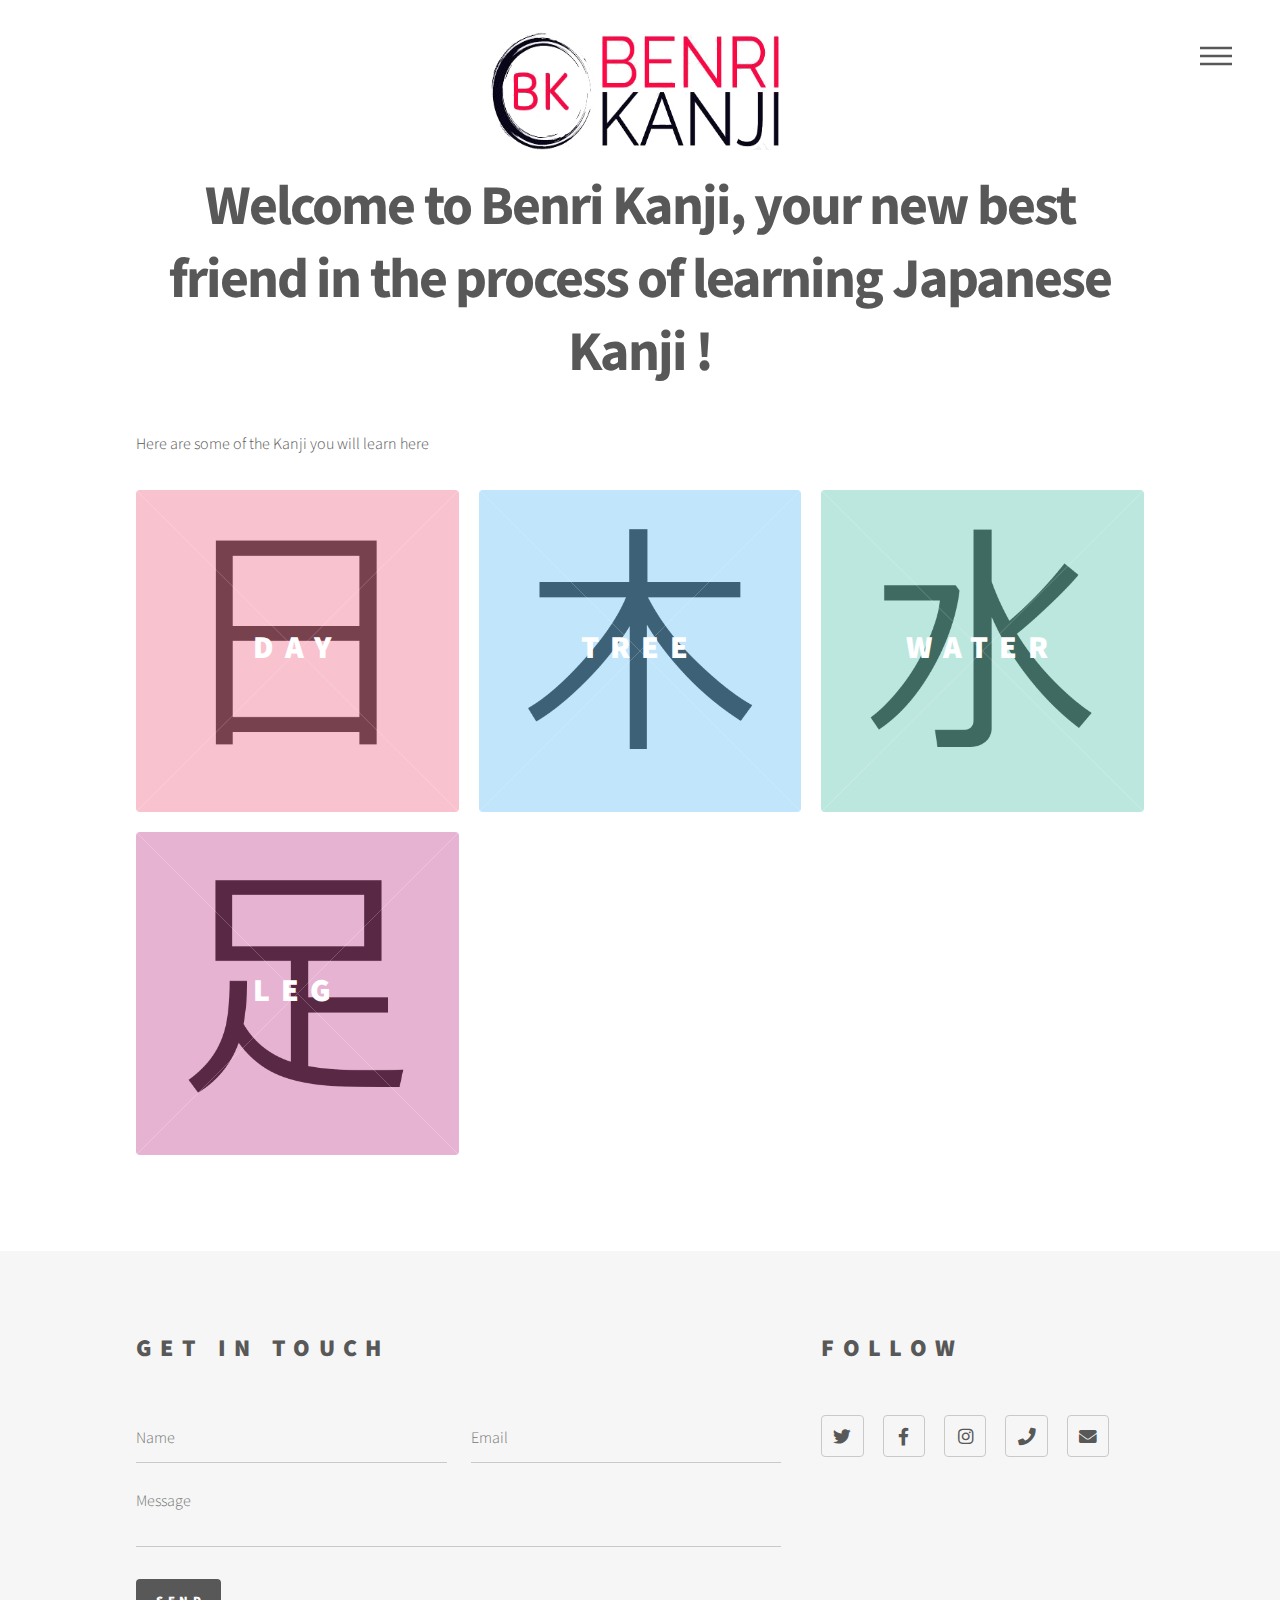
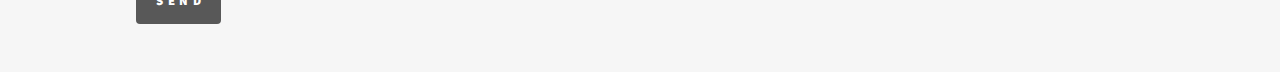
<file: index.html>
<!DOCTYPE HTML>
<!--
	Phantom by HTML5 UP
	html5up.net | @ajlkn
	Free for personal and commercial use under the CCA 3.0 license (html5up.net/license)
-->
<html>
	<head>
		<title>Benri Kanji</title>
		<meta charset="utf-8" />
		<meta name="viewport" content="width=device-width, initial-scale=1, user-scalable=no" />
		<link href="https://cdn.jsdelivr.net/npm/bootstrap@5.2.3/dist/css/bootstrap.min.css" rel="stylesheet" integrity="sha384-rbsA2VBKQhggwzxH7pPCaAqO46MgnOM80zW1RWuH61DGLwZJEdK2Kadq2F9CUG65" crossorigin="anonymous"> 
		<link rel="stylesheet" href="https://cdnjs.cloudflare.com/ajax/libs/animate.css/4.1.1/animate.min.css"/>
		<link rel="stylesheet" href="assets/css/main.css" />
		<noscript><link rel="stylesheet" href="assets/css/noscript.css" /></noscript>
	</head>
	<body class="is-preload">
		<!-- Wrapper -->
			<div id="wrapper">

				<!-- Header -->
					<header id="header">
						<div class="inner">

							<!-- Logo -->
								<a href="" class="logo">
									<span class="symbol"><img src="images/Logo benri kanji.JPG" alt="" />
								</a>

							<!-- Nav -->
								<nav>
									<ul>
										<li><a href="#menu">Menu</a></li>
									</ul>
								</nav>

						</div>
					</header>

				<!-- Menu -->
					<nav id="menu">
						<h2>Menu</h2>
						<ul>
							<li><a href="index.html">Home</a></li>
							<li><a href="under_construction.html">Learn Kanji</a></li>
							<li><a href="under_construction.html">Contact</a></li>

						</ul>
					</nav>

				<!-- Main -->
					<div id="main">
						<div class="inner">
							<header>
								<h1>Welcome to Benri Kanji, your new best friend in the process of learning Japanese Kanji !<br /></h1>
								<p>Here are some of the Kanji you will learn here</p>
							</header>
							<section class="tiles">
								<article class="style1">
									<span class="image">
										<img src="images/Kanjis/hi.jpg" alt="" />
									</span>
									<a href="under_construction.html">
										<h2>Day</h2>
										<div class="content">
											<h1>Nichi</h1>
										</div>
									</a>

								</article>
								<article class="style2">
									<span class="image">
										<img src="images/Kanjis/ki.jpg" alt="" />
									</span>
									<a href="under_construction.html">
										<h2>Tree</h2>
										<div class="content">
											<h1>Ki</h1>
										</div>
									</a>

								</article>
								<article class="style3">
									<span class="image">
										<img src="images/Kanjis/mizu.jpg" alt="" />
									</span>
									<a href="under_construction.html">
										<h2>Water</h2>
										<div class="content">
											<h1>Mizu</h1>

										</div>
									</a>
								</article>
								<article class="style4">
									<span class="image">
										<img src="images/Kanjis/ashi.jpg" alt="" />
									</span>
									<a href="under_construction.html">
										<h2>Leg</h2>
										<div class="content">
											<h1>Ashi</h1>

										</div>
									</a>
								</article>
							</section>
						</div>
					</div>

				<!-- Footer -->
					<footer id="footer">
						<div class="inner">
							<section>
								<h2>Get in touch</h2>
								<form method="post" action="#">
									<div class="fields">
										<div class="field half">
											<input type="text" name="name" id="name" placeholder="Name" />
										</div>
										<div class="field half">
											<input type="email" name="email" id="email" placeholder="Email" />
										</div>
										<div class="field">
											<textarea name="message" id="message" placeholder="Message"></textarea>
										</div>
									</div>
									<ul class="actions">
										<li><input type="submit" value="Send" class="primary" /></li>
									</ul>
								</form>
							</section>
							<section>
								<h2>Follow</h2>
								<ul class="icons">
									<li><a href="under_construction.html" class="icon brands style2 fa-twitter"><span class="label">Twitter</span></a></li>
									<li><a href="under_construction.html" class="icon brands style2 fa-facebook-f"><span class="label">Facebook</span></a></li>
									<li><a href="under_construction.html" class="icon brands style2 fa-instagram"><span class="label">Instagram</span></a></li>
									<li><a href="under_construction.html" class="icon solid style2 fa-phone"><span class="label">Phone</span></a></li>
									<li><a href="under_construction.html" class="icon solid style2 fa-envelope"><span class="label">Email</span></a></li>
								</ul>
							</section>
						</div>
					</footer>

			</div>

		<!-- Scripts -->
			<script src="assets/js/jquery.min.js"></script>
			<script src="assets/js/browser.min.js"></script>
			<script src="assets/js/breakpoints.min.js"></script>
			<script src="assets/js/util.js"></script>
			<script src="assets/js/main.js"></script>

	</body>
</html>
</file>
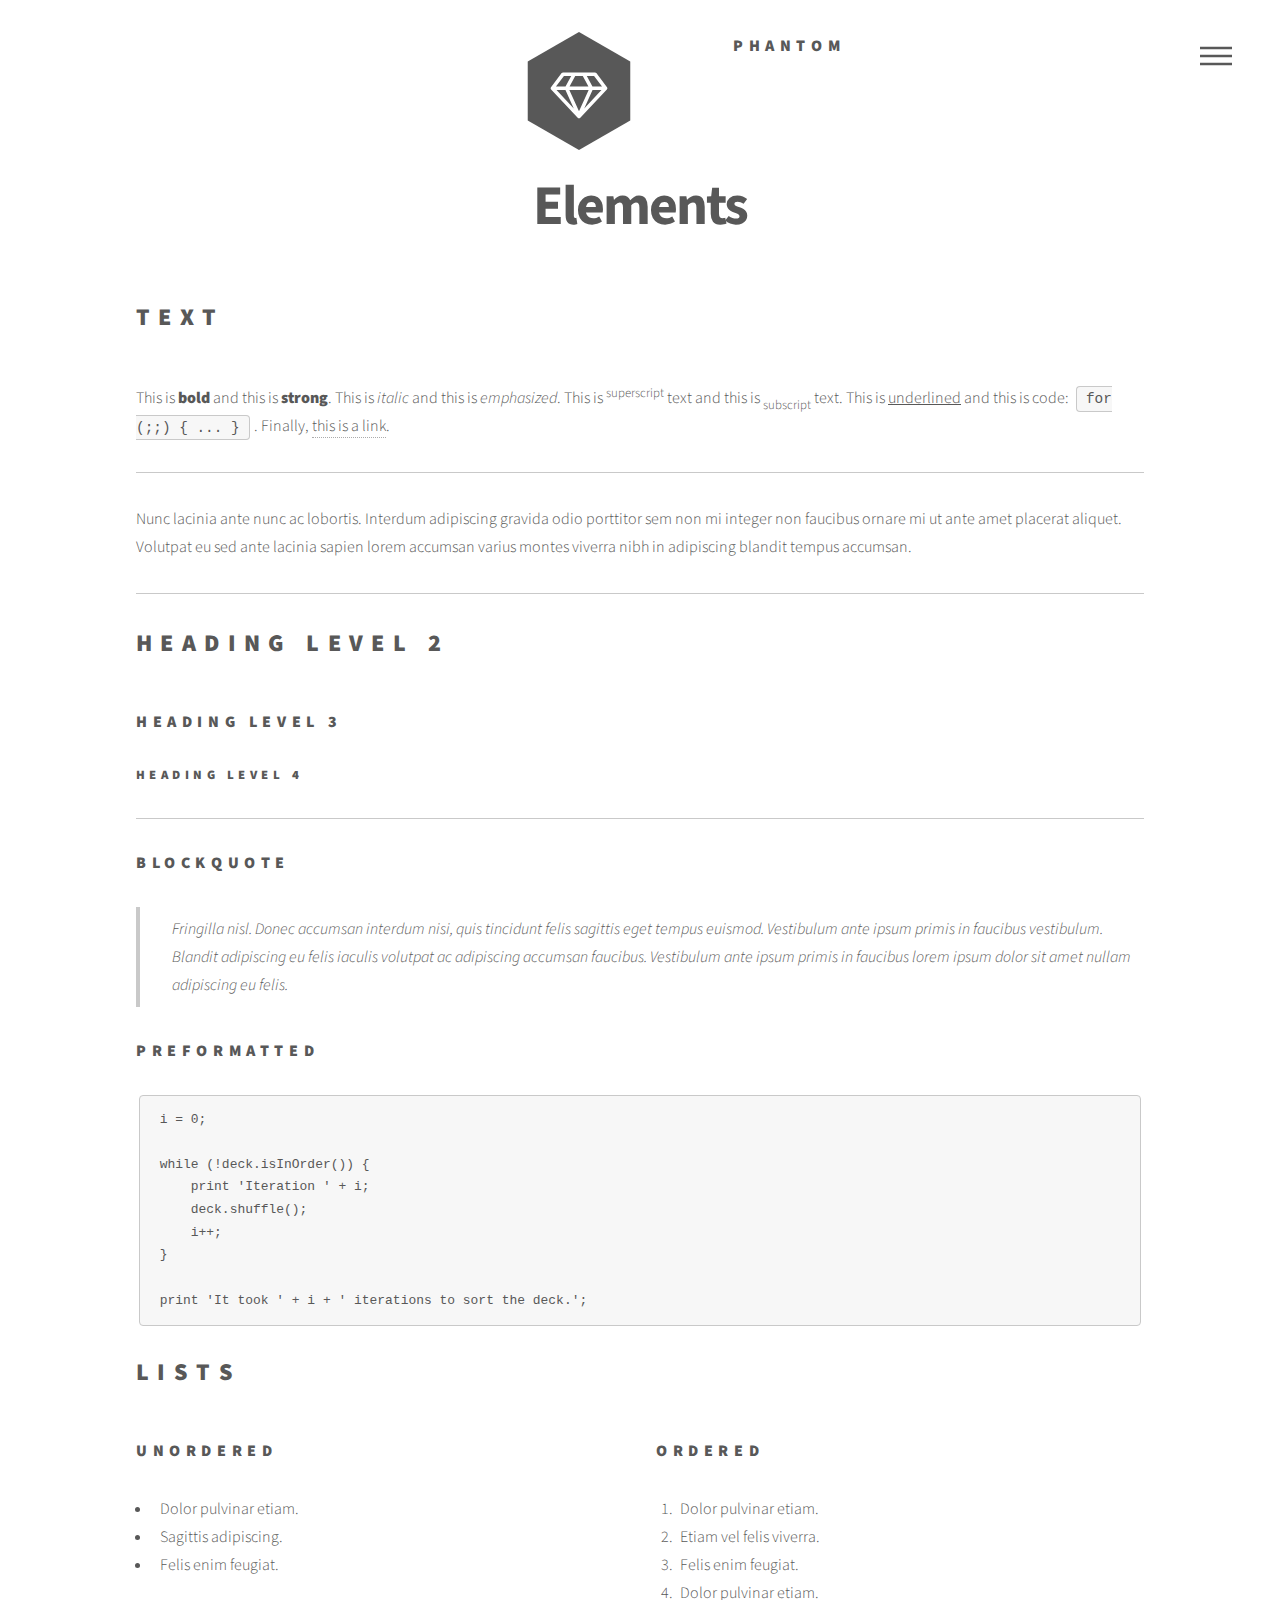
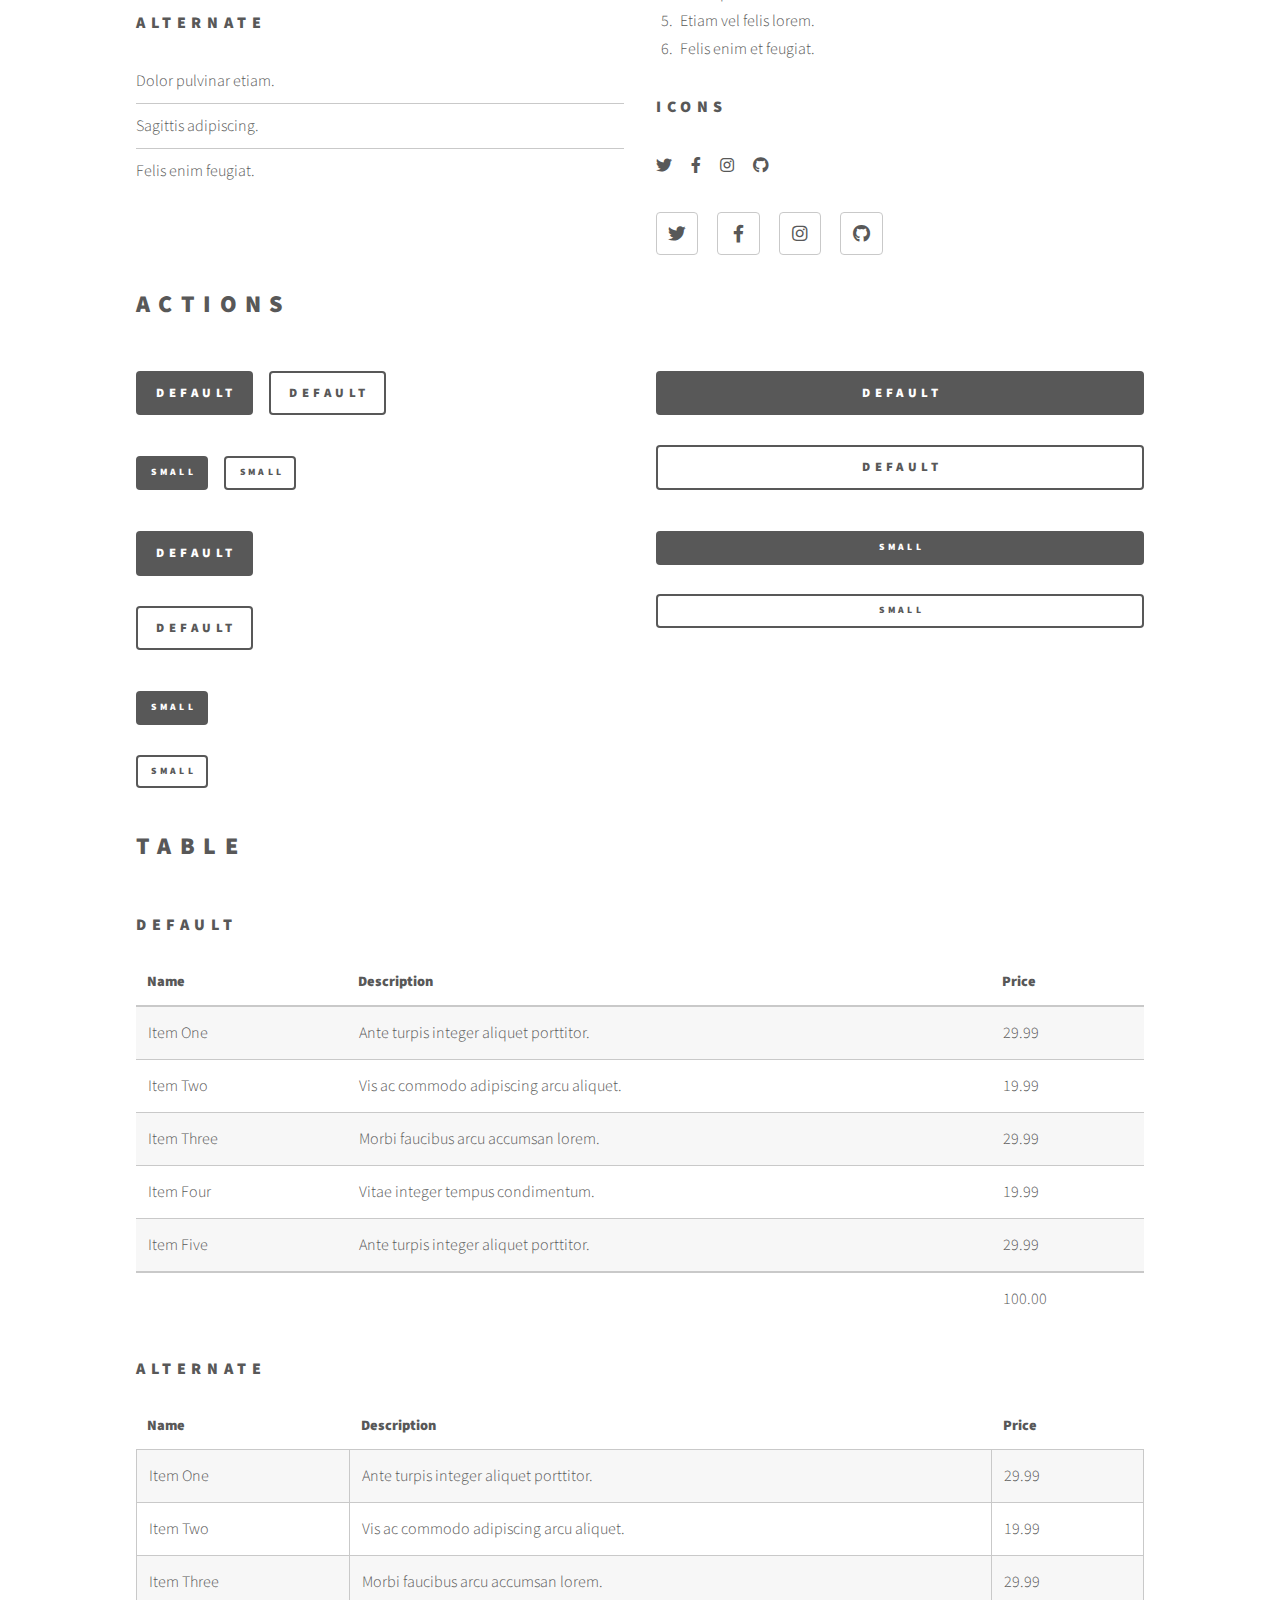
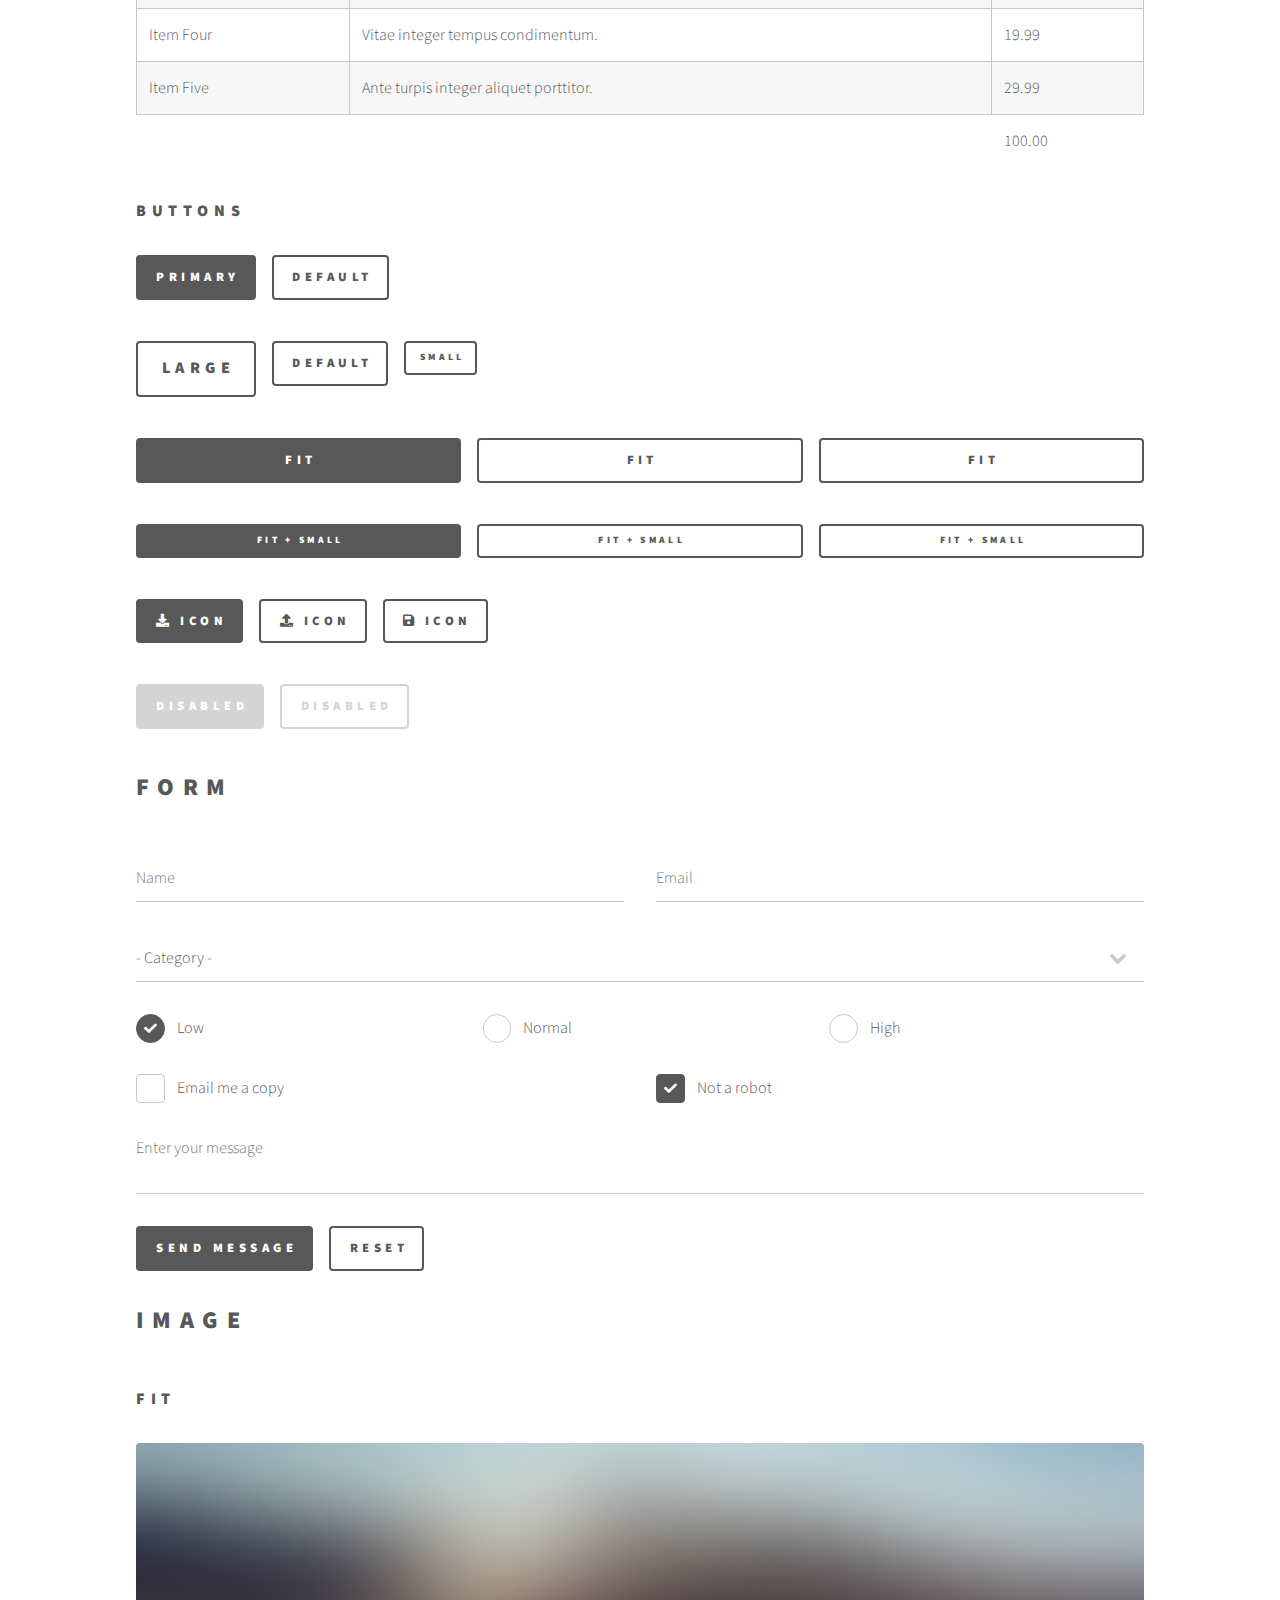
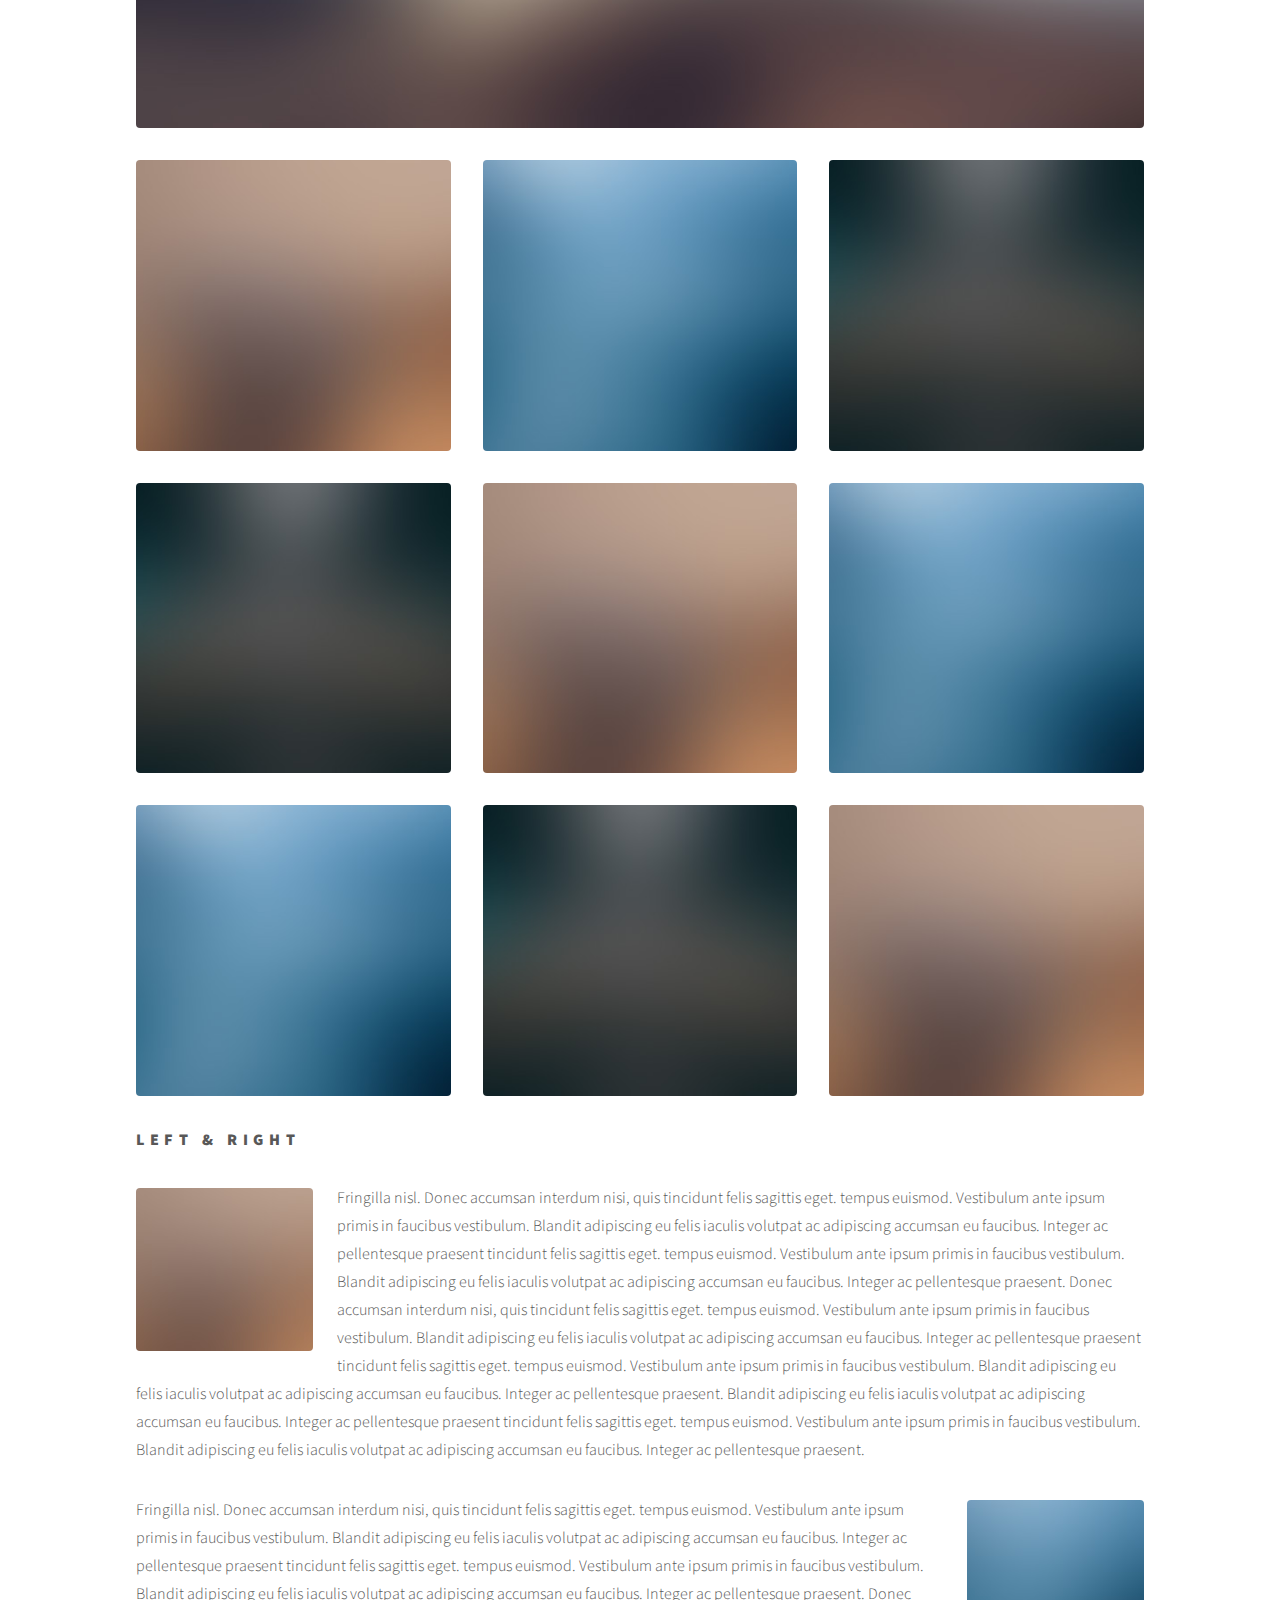
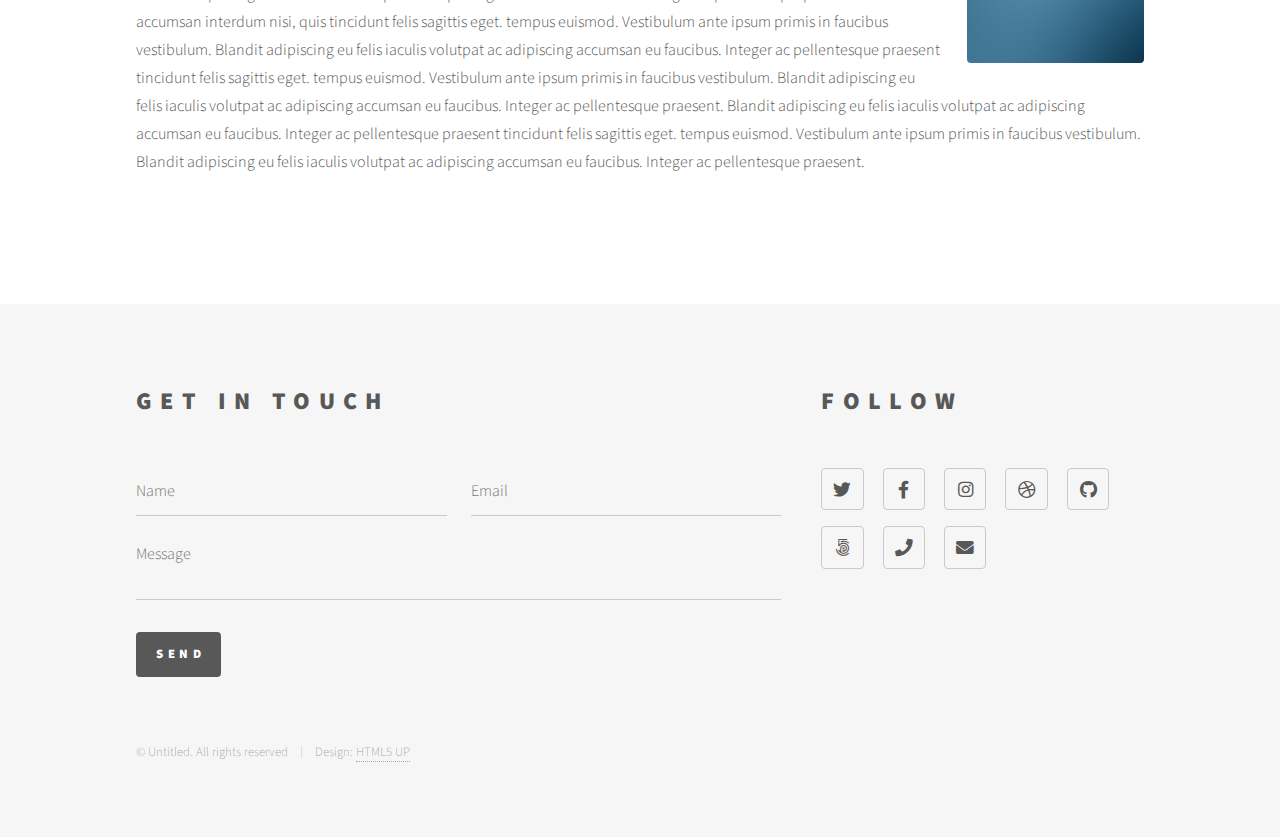
<file: elements.html>
<!DOCTYPE HTML>
<!--
	Phantom by HTML5 UP
	html5up.net | @ajlkn
	Free for personal and commercial use under the CCA 3.0 license (html5up.net/license)
-->
<html>
	<head>
		<title>Elements - Phantom by HTML5 UP</title>
		<meta charset="utf-8" />
		<meta name="viewport" content="width=device-width, initial-scale=1, user-scalable=no" />
		<link rel="stylesheet" href="assets/css/main.css" />
		<noscript><link rel="stylesheet" href="assets/css/noscript.css" /></noscript>
	</head>
	<body class="is-preload">
		<!-- Wrapper -->
			<div id="wrapper">

				<!-- Header -->
					<header id="header">
						<div class="inner">

							<!-- Logo -->
								<a href="index.html" class="logo">
									<span class="symbol"><img src="images/logo.svg" alt="" /></span><span class="title">Phantom</span>
								</a>

							<!-- Nav -->
								<nav>
									<ul>
										<li><a href="#menu">Menu</a></li>
									</ul>
								</nav>

						</div>
					</header>

				<!-- Menu -->
					<nav id="menu">
						<h2>Menu</h2>
						<ul>
							<li><a href="index.html">Home</a></li>
							<li><a href="generic.html">Ipsum veroeros</a></li>
							<li><a href="generic.html">Tempus etiam</a></li>
							<li><a href="generic.html">Consequat dolor</a></li>
							<li><a href="elements.html">Elements</a></li>
						</ul>
					</nav>

				<!-- Main -->
					<div id="main">
						<div class="inner">
							<h1>Elements</h1>

							<!-- Text -->
								<section>
									<h2>Text</h2>
									<p>This is <b>bold</b> and this is <strong>strong</strong>. This is <i>italic</i> and this is <em>emphasized</em>.
									This is <sup>superscript</sup> text and this is <sub>subscript</sub> text.
									This is <u>underlined</u> and this is code: <code>for (;;) { ... }</code>. Finally, <a href="#">this is a link</a>.</p>
									<hr />
									<p>Nunc lacinia ante nunc ac lobortis. Interdum adipiscing gravida odio porttitor sem non mi integer non faucibus ornare mi ut ante amet placerat aliquet. Volutpat eu sed ante lacinia sapien lorem accumsan varius montes viverra nibh in adipiscing blandit tempus accumsan.</p>
									<hr />
									<h2>Heading Level 2</h2>
									<h3>Heading Level 3</h3>
									<h4>Heading Level 4</h4>
									<hr />
									<h3>Blockquote</h3>
									<blockquote>Fringilla nisl. Donec accumsan interdum nisi, quis tincidunt felis sagittis eget tempus euismod. Vestibulum ante ipsum primis in faucibus vestibulum. Blandit adipiscing eu felis iaculis volutpat ac adipiscing accumsan faucibus. Vestibulum ante ipsum primis in faucibus lorem ipsum dolor sit amet nullam adipiscing eu felis.</blockquote>
									<h3>Preformatted</h3>
									<pre><code>i = 0;

while (!deck.isInOrder()) {
    print 'Iteration ' + i;
    deck.shuffle();
    i++;
}

print 'It took ' + i + ' iterations to sort the deck.';</code></pre>
								</section>

							<!-- Lists -->
								<section>
									<h2>Lists</h2>
									<div class="row">
										<div class="col-6 col-12-medium">
											<h3>Unordered</h3>
											<ul>
												<li>Dolor pulvinar etiam.</li>
												<li>Sagittis adipiscing.</li>
												<li>Felis enim feugiat.</li>
											</ul>
											<h3>Alternate</h3>
											<ul class="alt">
												<li>Dolor pulvinar etiam.</li>
												<li>Sagittis adipiscing.</li>
												<li>Felis enim feugiat.</li>
											</ul>
										</div>
										<div class="col-6 col-12-medium">
											<h3>Ordered</h3>
											<ol>
												<li>Dolor pulvinar etiam.</li>
												<li>Etiam vel felis viverra.</li>
												<li>Felis enim feugiat.</li>
												<li>Dolor pulvinar etiam.</li>
												<li>Etiam vel felis lorem.</li>
												<li>Felis enim et feugiat.</li>
											</ol>
											<h3>Icons</h3>
											<ul class="icons">
												<li><a href="#" class="icon brands style1 fa-twitter"><span class="label">Twitter</span></a></li>
												<li><a href="#" class="icon brands style1 fa-facebook-f"><span class="label">Facebook</span></a></li>
												<li><a href="#" class="icon brands style1 fa-instagram"><span class="label">Instagram</span></a></li>
												<li><a href="#" class="icon brands style1 fa-github"><span class="label">Github</span></a></li>
											</ul>
											<ul class="icons">
												<li><a href="#" class="icon brands style2 fa-twitter"><span class="label">Twitter</span></a></li>
												<li><a href="#" class="icon brands style2 fa-facebook-f"><span class="label">Facebook</span></a></li>
												<li><a href="#" class="icon brands style2 fa-instagram"><span class="label">Instagram</span></a></li>
												<li><a href="#" class="icon brands style2 fa-github"><span class="label">Github</span></a></li>
											</ul>
										</div>
									</div>
									<h2>Actions</h2>
									<div class="row">
										<div class="col-6 col-12-medium">
											<ul class="actions">
												<li><a href="#" class="button primary">Default</a></li>
												<li><a href="#" class="button">Default</a></li>
											</ul>
											<ul class="actions small">
												<li><a href="#" class="button primary small">Small</a></li>
												<li><a href="#" class="button small">Small</a></li>
											</ul>
											<ul class="actions stacked">
												<li><a href="#" class="button primary">Default</a></li>
												<li><a href="#" class="button">Default</a></li>
											</ul>
											<ul class="actions stacked">
												<li><a href="#" class="button primary small">Small</a></li>
												<li><a href="#" class="button small">Small</a></li>
											</ul>
										</div>
										<div class="col-6 col-12-medium">
											<ul class="actions stacked">
												<li><a href="#" class="button primary fit">Default</a></li>
												<li><a href="#" class="button fit">Default</a></li>
											</ul>
											<ul class="actions stacked">
												<li><a href="#" class="button primary small fit">Small</a></li>
												<li><a href="#" class="button small fit">Small</a></li>
											</ul>
										</div>
									</div>
								</section>

							<!-- Table -->
								<section>
									<h2>Table</h2>
									<h3>Default</h3>
									<div class="table-wrapper">
										<table>
											<thead>
												<tr>
													<th>Name</th>
													<th>Description</th>
													<th>Price</th>
												</tr>
											</thead>
											<tbody>
												<tr>
													<td>Item One</td>
													<td>Ante turpis integer aliquet porttitor.</td>
													<td>29.99</td>
												</tr>
												<tr>
													<td>Item Two</td>
													<td>Vis ac commodo adipiscing arcu aliquet.</td>
													<td>19.99</td>
												</tr>
												<tr>
													<td>Item Three</td>
													<td> Morbi faucibus arcu accumsan lorem.</td>
													<td>29.99</td>
												</tr>
												<tr>
													<td>Item Four</td>
													<td>Vitae integer tempus condimentum.</td>
													<td>19.99</td>
												</tr>
												<tr>
													<td>Item Five</td>
													<td>Ante turpis integer aliquet porttitor.</td>
													<td>29.99</td>
												</tr>
											</tbody>
											<tfoot>
												<tr>
													<td colspan="2"></td>
													<td>100.00</td>
												</tr>
											</tfoot>
										</table>
									</div>

									<h3>Alternate</h3>
									<div class="table-wrapper">
										<table class="alt">
											<thead>
												<tr>
													<th>Name</th>
													<th>Description</th>
													<th>Price</th>
												</tr>
											</thead>
											<tbody>
												<tr>
													<td>Item One</td>
													<td>Ante turpis integer aliquet porttitor.</td>
													<td>29.99</td>
												</tr>
												<tr>
													<td>Item Two</td>
													<td>Vis ac commodo adipiscing arcu aliquet.</td>
													<td>19.99</td>
												</tr>
												<tr>
													<td>Item Three</td>
													<td> Morbi faucibus arcu accumsan lorem.</td>
													<td>29.99</td>
												</tr>
												<tr>
													<td>Item Four</td>
													<td>Vitae integer tempus condimentum.</td>
													<td>19.99</td>
												</tr>
												<tr>
													<td>Item Five</td>
													<td>Ante turpis integer aliquet porttitor.</td>
													<td>29.99</td>
												</tr>
											</tbody>
											<tfoot>
												<tr>
													<td colspan="2"></td>
													<td>100.00</td>
												</tr>
											</tfoot>
										</table>
									</div>
								</section>

							<!-- Buttons -->
								<section>
									<h3>Buttons</h3>
									<ul class="actions">
										<li><a href="#" class="button primary">Primary</a></li>
										<li><a href="#" class="button">Default</a></li>
									</ul>
									<ul class="actions">
										<li><a href="#" class="button large">Large</a></li>
										<li><a href="#" class="button">Default</a></li>
										<li><a href="#" class="button small">Small</a></li>
									</ul>
									<ul class="actions fit">
										<li><a href="#" class="button primary fit">Fit</a></li>
										<li><a href="#" class="button fit">Fit</a></li>
										<li><a href="#" class="button fit">Fit</a></li>
									</ul>
									<ul class="actions fit small">
										<li><a href="#" class="button primary fit small">Fit + Small</a></li>
										<li><a href="#" class="button fit small">Fit + Small</a></li>
										<li><a href="#" class="button fit small">Fit + Small</a></li>
									</ul>
									<ul class="actions">
										<li><a href="#" class="button primary icon solid fa-download">Icon</a></li>
										<li><a href="#" class="button icon solid fa-upload">Icon</a></li>
										<li><a href="#" class="button icon solid fa-save">Icon</a></li>
									</ul>
									<ul class="actions">
										<li><span class="button primary disabled">Disabled</span></li>
										<li><span class="button disabled">Disabled</span></li>
									</ul>
								</section>

							<!-- Form -->
								<section>
									<h2>Form</h2>
									<form method="post" action="#">
										<div class="row gtr-uniform">
											<div class="col-6 col-12-xsmall">
												<input type="text" name="demo-name" id="demo-name" value="" placeholder="Name" />
											</div>
											<div class="col-6 col-12-xsmall">
												<input type="email" name="demo-email" id="demo-email" value="" placeholder="Email" />
											</div>
											<div class="col-12">
												<select name="demo-category" id="demo-category">
													<option value="">- Category -</option>
													<option value="1">Manufacturing</option>
													<option value="1">Shipping</option>
													<option value="1">Administration</option>
													<option value="1">Human Resources</option>
												</select>
											</div>
											<div class="col-4 col-12-small">
												<input type="radio" id="demo-priority-low" name="demo-priority" checked>
												<label for="demo-priority-low">Low</label>
											</div>
											<div class="col-4 col-12-small">
												<input type="radio" id="demo-priority-normal" name="demo-priority">
												<label for="demo-priority-normal">Normal</label>
											</div>
											<div class="col-4 col-12-small">
												<input type="radio" id="demo-priority-high" name="demo-priority">
												<label for="demo-priority-high">High</label>
											</div>
											<div class="col-6 col-12-small">
												<input type="checkbox" id="demo-copy" name="demo-copy">
												<label for="demo-copy">Email me a copy</label>
											</div>
											<div class="col-6 col-12-small">
												<input type="checkbox" id="demo-human" name="demo-human" checked>
												<label for="demo-human">Not a robot</label>
											</div>
											<div class="col-12">
												<textarea name="demo-message" id="demo-message" placeholder="Enter your message" rows="6"></textarea>
											</div>
											<div class="col-12">
												<ul class="actions">
													<li><input type="submit" value="Send Message" class="primary" /></li>
													<li><input type="reset" value="Reset" /></li>
												</ul>
											</div>
										</div>
									</form>
								</section>

							<!-- Image -->
								<section>
									<h2>Image</h2>
									<h3>Fit</h3>
									<div class="box alt">
										<div class="row gtr-uniform">
											<div class="col-12"><span class="image fit"><img src="images/pic13.jpg" alt="" /></span></div>
											<div class="col-4"><span class="image fit"><img src="images/pic01.jpg" alt="" /></span></div>
											<div class="col-4"><span class="image fit"><img src="images/pic02.jpg" alt="" /></span></div>
											<div class="col-4"><span class="image fit"><img src="images/pic03.jpg" alt="" /></span></div>
											<div class="col-4"><span class="image fit"><img src="images/pic03.jpg" alt="" /></span></div>
											<div class="col-4"><span class="image fit"><img src="images/pic01.jpg" alt="" /></span></div>
											<div class="col-4"><span class="image fit"><img src="images/pic02.jpg" alt="" /></span></div>
											<div class="col-4"><span class="image fit"><img src="images/pic02.jpg" alt="" /></span></div>
											<div class="col-4"><span class="image fit"><img src="images/pic03.jpg" alt="" /></span></div>
											<div class="col-4"><span class="image fit"><img src="images/pic01.jpg" alt="" /></span></div>
										</div>
									</div>
									<h3>Left &amp; Right</h3>
									<p><span class="image left"><img src="images/pic14.jpg" alt="" /></span>Fringilla nisl. Donec accumsan interdum nisi, quis tincidunt felis sagittis eget. tempus euismod. Vestibulum ante ipsum primis in faucibus vestibulum. Blandit adipiscing eu felis iaculis volutpat ac adipiscing accumsan eu faucibus. Integer ac pellentesque praesent tincidunt felis sagittis eget. tempus euismod. Vestibulum ante ipsum primis in faucibus vestibulum. Blandit adipiscing eu felis iaculis volutpat ac adipiscing accumsan eu faucibus. Integer ac pellentesque praesent. Donec accumsan interdum nisi, quis tincidunt felis sagittis eget. tempus euismod. Vestibulum ante ipsum primis in faucibus vestibulum. Blandit adipiscing eu felis iaculis volutpat ac adipiscing accumsan eu faucibus. Integer ac pellentesque praesent tincidunt felis sagittis eget. tempus euismod. Vestibulum ante ipsum primis in faucibus vestibulum. Blandit adipiscing eu felis iaculis volutpat ac adipiscing accumsan eu faucibus. Integer ac pellentesque praesent. Blandit adipiscing eu felis iaculis volutpat ac adipiscing accumsan eu faucibus. Integer ac pellentesque praesent tincidunt felis sagittis eget. tempus euismod. Vestibulum ante ipsum primis in faucibus vestibulum. Blandit adipiscing eu felis iaculis volutpat ac adipiscing accumsan eu faucibus. Integer ac pellentesque praesent.</p>
									<p><span class="image right"><img src="images/pic15.jpg" alt="" /></span>Fringilla nisl. Donec accumsan interdum nisi, quis tincidunt felis sagittis eget. tempus euismod. Vestibulum ante ipsum primis in faucibus vestibulum. Blandit adipiscing eu felis iaculis volutpat ac adipiscing accumsan eu faucibus. Integer ac pellentesque praesent tincidunt felis sagittis eget. tempus euismod. Vestibulum ante ipsum primis in faucibus vestibulum. Blandit adipiscing eu felis iaculis volutpat ac adipiscing accumsan eu faucibus. Integer ac pellentesque praesent. Donec accumsan interdum nisi, quis tincidunt felis sagittis eget. tempus euismod. Vestibulum ante ipsum primis in faucibus vestibulum. Blandit adipiscing eu felis iaculis volutpat ac adipiscing accumsan eu faucibus. Integer ac pellentesque praesent tincidunt felis sagittis eget. tempus euismod. Vestibulum ante ipsum primis in faucibus vestibulum. Blandit adipiscing eu felis iaculis volutpat ac adipiscing accumsan eu faucibus. Integer ac pellentesque praesent. Blandit adipiscing eu felis iaculis volutpat ac adipiscing accumsan eu faucibus. Integer ac pellentesque praesent tincidunt felis sagittis eget. tempus euismod. Vestibulum ante ipsum primis in faucibus vestibulum. Blandit adipiscing eu felis iaculis volutpat ac adipiscing accumsan eu faucibus. Integer ac pellentesque praesent.</p>
								</section>

						</div>
					</div>

				<!-- Footer -->
					<footer id="footer">
						<div class="inner">
							<section>
								<h2>Get in touch</h2>
								<form method="post" action="#">
									<div class="fields">
										<div class="field half">
											<input type="text" name="name" id="name" placeholder="Name" />
										</div>
										<div class="field half">
											<input type="email" name="email" id="email" placeholder="Email" />
										</div>
										<div class="field">
											<textarea name="message" id="message" placeholder="Message"></textarea>
										</div>
									</div>
									<ul class="actions">
										<li><input type="submit" value="Send" class="primary" /></li>
									</ul>
								</form>
							</section>
							<section>
								<h2>Follow</h2>
								<ul class="icons">
									<li><a href="#" class="icon brands style2 fa-twitter"><span class="label">Twitter</span></a></li>
									<li><a href="#" class="icon brands style2 fa-facebook-f"><span class="label">Facebook</span></a></li>
									<li><a href="#" class="icon brands style2 fa-instagram"><span class="label">Instagram</span></a></li>
									<li><a href="#" class="icon brands style2 fa-dribbble"><span class="label">Dribbble</span></a></li>
									<li><a href="#" class="icon brands style2 fa-github"><span class="label">GitHub</span></a></li>
									<li><a href="#" class="icon brands style2 fa-500px"><span class="label">500px</span></a></li>
									<li><a href="#" class="icon solid style2 fa-phone"><span class="label">Phone</span></a></li>
									<li><a href="#" class="icon solid style2 fa-envelope"><span class="label">Email</span></a></li>
								</ul>
							</section>
							<ul class="copyright">
								<li>&copy; Untitled. All rights reserved</li><li>Design: <a href="http://html5up.net">HTML5 UP</a></li>
							</ul>
						</div>
					</footer>

			</div>

		<!-- Scripts -->
			<script src="assets/js/jquery.min.js"></script>
			<script src="assets/js/browser.min.js"></script>
			<script src="assets/js/breakpoints.min.js"></script>
			<script src="assets/js/util.js"></script>
			<script src="assets/js/main.js"></script>

	</body>
</html>
</file>
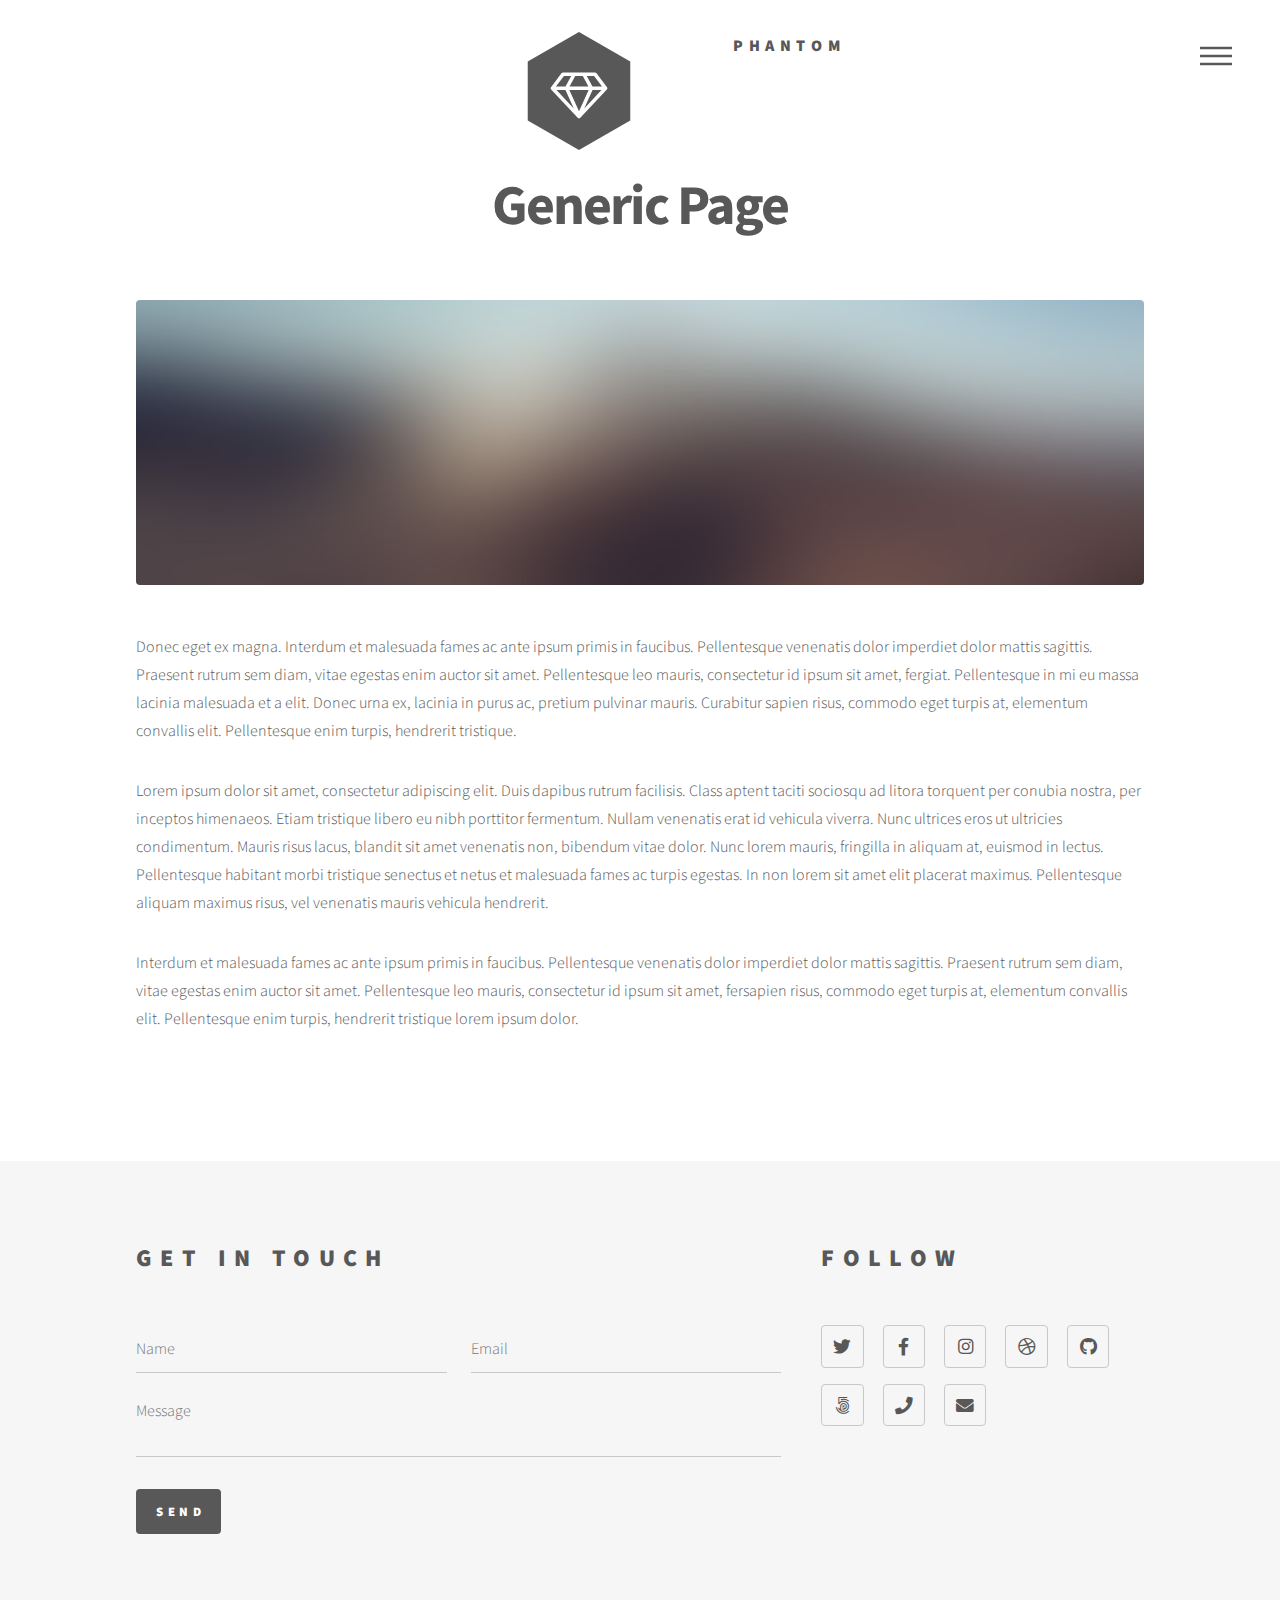
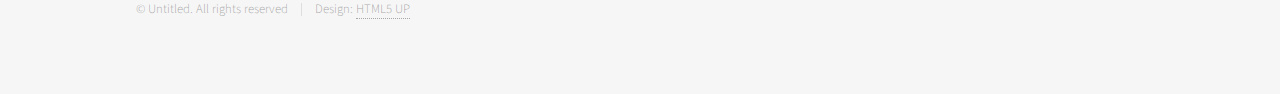
<file: generic.html>
<!DOCTYPE HTML>
<!--
	Phantom by HTML5 UP
	html5up.net | @ajlkn
	Free for personal and commercial use under the CCA 3.0 license (html5up.net/license)
-->
<html>
	<head>
		<title>Generic - Phantom by HTML5 UP</title>
		<meta charset="utf-8" />
		<meta name="viewport" content="width=device-width, initial-scale=1, user-scalable=no" />
		<link rel="stylesheet" href="assets/css/main.css" />
		<noscript><link rel="stylesheet" href="assets/css/noscript.css" /></noscript>
	</head>
	<body class="is-preload">
		<!-- Wrapper -->
			<div id="wrapper">

				<!-- Header -->
					<header id="header">
						<div class="inner">

							<!-- Logo -->
								<a href="index.html" class="logo">
									<span class="symbol"><img src="images/logo.svg" alt="" /></span><span class="title">Phantom</span>
								</a>

							<!-- Nav -->
								<nav>
									<ul>
										<li><a href="#menu">Menu</a></li>
									</ul>
								</nav>

						</div>
					</header>

				<!-- Menu -->
					<nav id="menu">
						<h2>Menu</h2>
						<ul>
							<li><a href="index.html">Home</a></li>
							<li><a href="generic.html">Ipsum veroeros</a></li>
							<li><a href="generic.html">Tempus etiam</a></li>
							<li><a href="generic.html">Consequat dolor</a></li>
							<li><a href="elements.html">Elements</a></li>
						</ul>
					</nav>

				<!-- Main -->
					<div id="main">
						<div class="inner">
							<h1>Generic Page</h1>
							<span class="image main"><img src="images/pic13.jpg" alt="" /></span>
							<p>Donec eget ex magna. Interdum et malesuada fames ac ante ipsum primis in faucibus. Pellentesque venenatis dolor imperdiet dolor mattis sagittis. Praesent rutrum sem diam, vitae egestas enim auctor sit amet. Pellentesque leo mauris, consectetur id ipsum sit amet, fergiat. Pellentesque in mi eu massa lacinia malesuada et a elit. Donec urna ex, lacinia in purus ac, pretium pulvinar mauris. Curabitur sapien risus, commodo eget turpis at, elementum convallis elit. Pellentesque enim turpis, hendrerit tristique.</p>
							<p>Lorem ipsum dolor sit amet, consectetur adipiscing elit. Duis dapibus rutrum facilisis. Class aptent taciti sociosqu ad litora torquent per conubia nostra, per inceptos himenaeos. Etiam tristique libero eu nibh porttitor fermentum. Nullam venenatis erat id vehicula viverra. Nunc ultrices eros ut ultricies condimentum. Mauris risus lacus, blandit sit amet venenatis non, bibendum vitae dolor. Nunc lorem mauris, fringilla in aliquam at, euismod in lectus. Pellentesque habitant morbi tristique senectus et netus et malesuada fames ac turpis egestas. In non lorem sit amet elit placerat maximus. Pellentesque aliquam maximus risus, vel venenatis mauris vehicula hendrerit.</p>
							<p>Interdum et malesuada fames ac ante ipsum primis in faucibus. Pellentesque venenatis dolor imperdiet dolor mattis sagittis. Praesent rutrum sem diam, vitae egestas enim auctor sit amet. Pellentesque leo mauris, consectetur id ipsum sit amet, fersapien risus, commodo eget turpis at, elementum convallis elit. Pellentesque enim turpis, hendrerit tristique lorem ipsum dolor.</p>
						</div>
					</div>

				<!-- Footer -->
					<footer id="footer">
						<div class="inner">
							<section>
								<h2>Get in touch</h2>
								<form method="post" action="#">
									<div class="fields">
										<div class="field half">
											<input type="text" name="name" id="name" placeholder="Name" />
										</div>
										<div class="field half">
											<input type="email" name="email" id="email" placeholder="Email" />
										</div>
										<div class="field">
											<textarea name="message" id="message" placeholder="Message"></textarea>
										</div>
									</div>
									<ul class="actions">
										<li><input type="submit" value="Send" class="primary" /></li>
									</ul>
								</form>
							</section>
							<section>
								<h2>Follow</h2>
								<ul class="icons">
									<li><a href="#" class="icon brands style2 fa-twitter"><span class="label">Twitter</span></a></li>
									<li><a href="#" class="icon brands style2 fa-facebook-f"><span class="label">Facebook</span></a></li>
									<li><a href="#" class="icon brands style2 fa-instagram"><span class="label">Instagram</span></a></li>
									<li><a href="#" class="icon brands style2 fa-dribbble"><span class="label">Dribbble</span></a></li>
									<li><a href="#" class="icon brands style2 fa-github"><span class="label">GitHub</span></a></li>
									<li><a href="#" class="icon brands style2 fa-500px"><span class="label">500px</span></a></li>
									<li><a href="#" class="icon solid style2 fa-phone"><span class="label">Phone</span></a></li>
									<li><a href="#" class="icon solid style2 fa-envelope"><span class="label">Email</span></a></li>
								</ul>
							</section>
							<ul class="copyright">
								<li>&copy; Untitled. All rights reserved</li><li>Design: <a href="http://html5up.net">HTML5 UP</a></li>
							</ul>
						</div>
					</footer>

			</div>

		<!-- Scripts -->
			<script src="assets/js/jquery.min.js"></script>
			<script src="assets/js/browser.min.js"></script>
			<script src="assets/js/breakpoints.min.js"></script>
			<script src="assets/js/util.js"></script>
			<script src="assets/js/main.js"></script>

	</body>
</html>
</file>
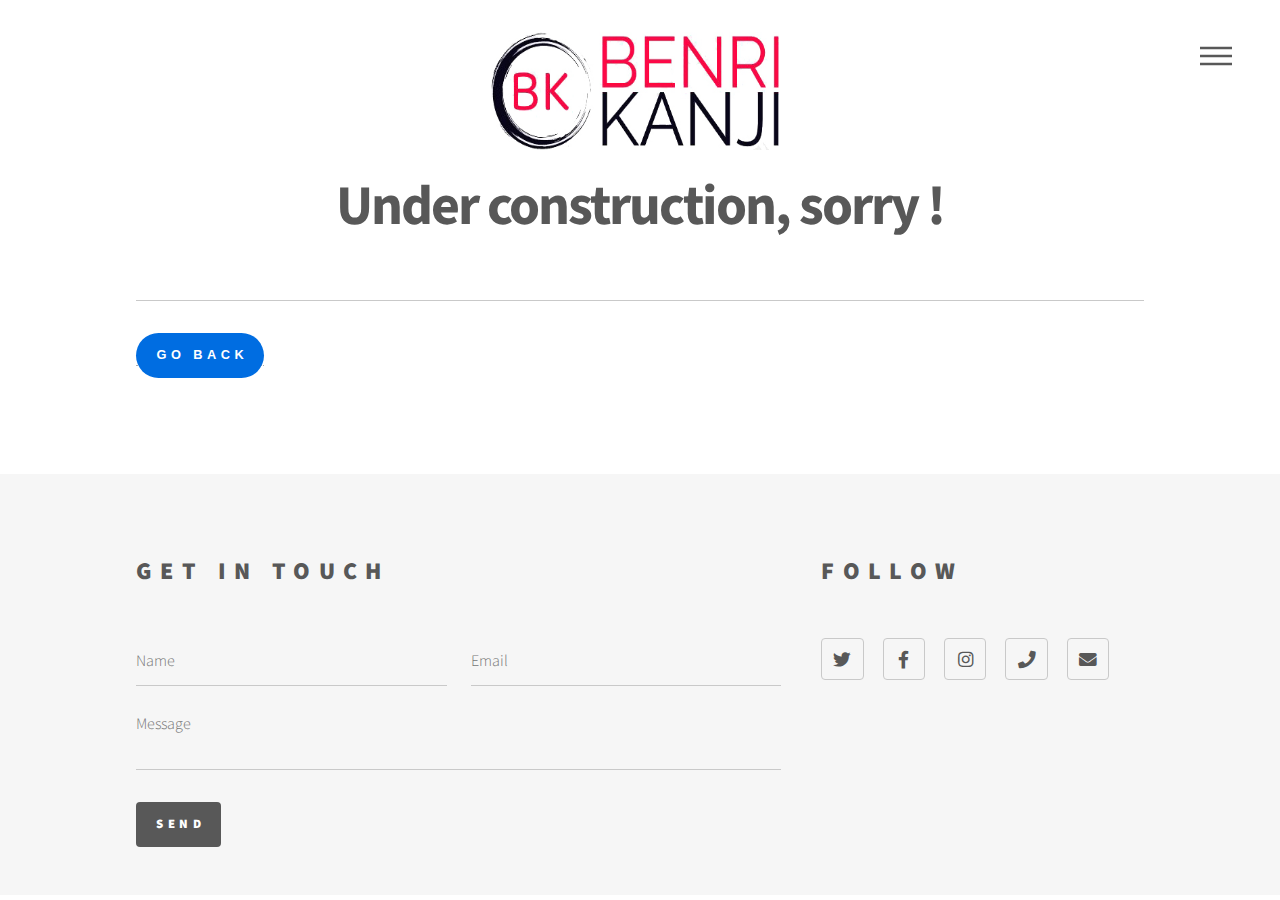
<file: under_construction.html>
<!DOCTYPE HTML>
<!--
	Phantom by HTML5 UP
	html5up.net | @ajlkn
	Free for personal and commercial use under the CCA 3.0 license (html5up.net/license)
-->
<html>
	<head>
		<title>Benri Kanji</title>
		<meta charset="utf-8" />
		<meta name="viewport" content="width=device-width, initial-scale=1, user-scalable=no" />
		<link href="https://cdn.jsdelivr.net/npm/bootstrap@5.2.3/dist/css/bootstrap.min.css" rel="stylesheet" integrity="sha384-rbsA2VBKQhggwzxH7pPCaAqO46MgnOM80zW1RWuH61DGLwZJEdK2Kadq2F9CUG65" crossorigin="anonymous">
		<link rel="stylesheet" href="https://cdnjs.cloudflare.com/ajax/libs/animate.css/4.1.1/animate.min.css"/>
		<link rel="stylesheet" href="assets/css/main.css" />
		<noscript><link rel="stylesheet" href="assets/css/noscript.css" /></noscript>
	</head>
	<body class="is-preload">
		<!-- Wrapper -->
			<div id="wrapper">

				<!-- Header -->
					<header id="header">
						<div class="inner">

							<!-- Logo -->
								<a href="" class="logo">
									<span class="symbol"><img src="images/Logo benri kanji.JPG" alt="" />
								</a>

							<!-- Nav -->
								<nav>
									<ul>
										<li><a href="#menu">Menu</a></li>
									</ul>
								</nav>

						</div>
					</header>

				<!-- Menu -->
					<nav id="menu">
						<h2>Menu</h2>
						<ul>
							<li><a href="index.html">Home</a></li>
							<li><a href="under_construction.html">Learn Kanji</a></li>
							<li><a href="under_construction.html">Contact</a></li>

						</ul>
					</nav>

				<!-- Main -->
					<div id="main">
						<div class="inner">
							<h1>Under construction, sorry !</h1>
							<section class="text-center col-12">
								<hr>
								<a href="index.html">
									<button type="button" class="btn btn-success">Go back</button>
								</a>
							</section>
						</div>
						
					</div>

				<!-- Footer -->
				<footer id="footer">
					<div class="inner">
						<section>
							<h2>Get in touch</h2>
							<form method="post" action="#">
								<div class="fields">
									<div class="field half">
										<input type="text" name="name" id="name" placeholder="Name" />
									</div>
									<div class="field half">
										<input type="email" name="email" id="email" placeholder="Email" />
									</div>
									<div class="field">
										<textarea name="message" id="message" placeholder="Message"></textarea>
									</div>
								</div>
								<ul class="actions">
									<li><input type="submit" value="Send" class="primary" /></li>
								</ul>
							</form>
						</section>
						<section>
							<h2>Follow</h2>
							<ul class="icons">
								<li><a href="under_construction.html" class="icon brands style2 fa-twitter"><span class="label">Twitter</span></a></li>
								<li><a href="under_construction.html" class="icon brands style2 fa-facebook-f"><span class="label">Facebook</span></a></li>
								<li><a href="under_construction.html" class="icon brands style2 fa-instagram"><span class="label">Instagram</span></a></li>
								<li><a href="under_construction.html" class="icon solid style2 fa-phone"><span class="label">Phone</span></a></li>
								<li><a href="under_construction.html" class="icon solid style2 fa-envelope"><span class="label">Email</span></a></li>
							</ul>
						</section>

					</div>
				</footer>

			</div>

		<!-- Scripts -->
			<script src="assets/js/jquery.min.js"></script>
			<script src="assets/js/browser.min.js"></script>
			<script src="assets/js/breakpoints.min.js"></script>
			<script src="assets/js/util.js"></script>
			<script src="assets/js/main.js"></script>
			<script src="https://cdn.jsdelivr.net/npm/bootstrap@5.2.3/dist/js/bootstrap.bundle.min.js" integrity="sha384-kenU1KFdBIe4zVF0s0G1M5b4hcpxyD9F7jL+jjXkk+Q2h455rYXK/7HAuoJl+0I4" crossorigin="anonymous"></script>

	</body>
</html>
</file>
<file: assets/css/noscript.css>
/*
	Phantom by HTML5 UP
	html5up.net | @ajlkn
	Free for personal and commercial use under the CCA 3.0 license (html5up.net/license)
*/

/* Tiles */

	body.is-preload .tiles article {
		-moz-transform: none;
		-webkit-transform: none;
		-ms-transform: none;
		transform: none;
		opacity: 1;
	}
</file>
<file: assets/css/main.css>
@import url(fontawesome-all.min.css);
@import url("https://fonts.googleapis.com/css?family=Source+Sans+Pro:300,700,900");

/*
	Phantom by HTML5 UP
	html5up.net | @ajlkn
	Free for personal and commercial use under the CCA 3.0 license (html5up.net/license)
*/

html, body, div, span, applet, object,
iframe, h1, h2, h3, h4, h5, h6, p, blockquote,
pre, a, abbr, acronym, address, big, cite,
code, del, dfn, em, img, ins, kbd, q, s, samp,
small, strike, strong, sub, sup, tt, var, b,
u, i, center, dl, dt, dd, ol, ul, li, fieldset,
form, label, legend, table, caption, tbody,
tfoot, thead, tr, th, td, article, aside,
canvas, details, embed, figure, figcaption,
footer, header, hgroup, menu, nav, output, ruby,
section, summary, time, mark, audio, video {
	margin: 0;
	padding: 0;
	border: 0;
	font-size: 100%;
	font: inherit;
	vertical-align: baseline;}

article, aside, details, figcaption, figure,
footer, header, hgroup, menu, nav, section {
	display: block;}

body {
	line-height: 1;
}

ol, ul {
	list-style: none;
}

blockquote, q {
	quotes: none;
}

	blockquote:before, blockquote:after, q:before, q:after {
		content: '';
		content: none;
	}

table {
	border-collapse: collapse;
	border-spacing: 0;
}

body {
	-webkit-text-size-adjust: none;
}

mark {
	background-color: transparent;
	color: inherit;
}

input::-moz-focus-inner {
	border: 0;
	padding: 0;
}

input, select, textarea {
	-moz-appearance: none;
	-webkit-appearance: none;
	-ms-appearance: none;
	appearance: none;
}

/* Basic */

	@-ms-viewport {
		width: device-width;
	}

	body {
		-ms-overflow-style: scrollbar;
	}

	@media screen and (max-width: 480px) {

		html, body {
			min-width: 320px;
		}

	}

	html {
		box-sizing: border-box;
	}

	*, *:before, *:after {
		box-sizing: inherit;
	}

	body {
		background: #ffffff;
	}

		body.is-preload *, body.is-preload *:before, body.is-preload *:after {
			-moz-animation: none !important;
			-webkit-animation: none !important;
			-ms-animation: none !important;
			animation: none !important;
			-moz-transition: none !important;
			-webkit-transition: none !important;
			-ms-transition: none !important;
			transition: none !important;
		}

/* Type */

	body, input, select, textarea {
		color: #585858;
		font-family: "Source Sans Pro", Helvetica, sans-serif;
		font-size: 16pt;
		font-weight: 300;
		line-height: 1.75;
	}

		@media screen and (max-width: 1680px) {

			body, input, select, textarea {
				font-size: 14pt;
			}

		}

		@media screen and (max-width: 1280px) {

			body, input, select, textarea {
				font-size: 12pt;
			}

		}

	a {
		-moz-transition: border-bottom-color 0.2s ease, color 0.2s ease;
		-webkit-transition: border-bottom-color 0.2s ease, color 0.2s ease;
		-ms-transition: border-bottom-color 0.2s ease, color 0.2s ease;
		transition: border-bottom-color 0.2s ease, color 0.2s ease;
		text-decoration: none;
		color: #585858;
		border-bottom: dotted 1px rgba(88, 88, 88, 0.5);
	}

		a:hover {
			border-bottom-color: transparent;
			color: #f2849e !important;
		}

	strong, b {
		font-weight: 900;
	}

	em, i {
		font-style: italic;
	}

	p {
		margin: 0 0 2em 0;
	}

	h1 {
		font-size: 3.5em;
		font-weight: 700;
		line-height: 1.3;
		margin: 0 0 1em 0;
		letter-spacing: -0.035em;
	}

		h1 a {
			color: inherit;
		}

		@media screen and (max-width: 736px) {

			h1 {
				font-size: 2em;
				margin: 0 0 1em 0;
			}

		}

		@media screen and (max-width: 360px) {

			h1 {
				font-size: 1.75em;
			}

		}

	h2, h3, h4, h5, h6 {
		font-weight: 900;
		line-height: 1.5;
		margin: 0 0 2em 0;
		text-transform: uppercase;
		letter-spacing: 0.35em;
	}

		h2 a, h3 a, h4 a, h5 a, h6 a {
			color: inherit;
		}

	h2 {
		font-size: 1.5em;
	}

	h3 {
		font-size: 1em;
	}

	h4 {
		font-size: 0.8em;
	}

	h5 {
		font-size: 0.8em;
	}

	h6 {
		font-size: 0.8em;
	}

	@media screen and (max-width: 980px) {

		h1 br, h2 br, h3 br, h4 br, h5 br, h6 br {
			display: none;
		}

	}

	@media screen and (max-width: 736px) {

		h2 {
			font-size: 1em;
		}

		h3 {
			font-size: 0.8em;
		}

	}

	sub {
		font-size: 0.8em;
		position: relative;
		top: 0.5em;
	}

	sup {
		font-size: 0.8em;
		position: relative;
		top: -0.5em;
	}

	blockquote {
		border-left: solid 4px #c9c9c9;
		font-style: italic;
		margin: 0 0 2em 0;
		padding: 0.5em 0 0.5em 2em;
	}

	code {
		background: rgba(144, 144, 144, 0.075);
		border-radius: 4px;
		border: solid 1px #c9c9c9;
		font-family: "Courier New", monospace;
		font-size: 0.9em;
		margin: 0 0.25em;
		padding: 0.25em 0.65em;
	}

	pre {
		-webkit-overflow-scrolling: touch;
		font-family: "Courier New", monospace;
		font-size: 0.9em;
		margin: 0 0 2em 0;
	}

		pre code {
			display: block;
			line-height: 1.75;
			padding: 1em 1.5em;
			overflow-x: auto;
		}

	hr {
		border: 0;
		border-bottom: solid 1px #c9c9c9;
		margin: 2em 0;
	}

		hr.major {
			margin: 3em 0;
		}

	.align-left {
		text-align: left;
	}

	.align-center {
		text-align: center;
	}

	.align-right {
		text-align: right;
	}

/* Row */

	.row {
		display: flex;
		flex-wrap: wrap;
		box-sizing: border-box;
		align-items: stretch;
	}

		.row > * {
			box-sizing: border-box;
		}

		.row.gtr-uniform > * > :last-child {
			margin-bottom: 0;
		}

		.row.aln-left {
			justify-content: flex-start;
		}

		.row.aln-center {
			justify-content: center;
		}

		.row.aln-right {
			justify-content: flex-end;
		}

		.row.aln-top {
			align-items: flex-start;
		}

		.row.aln-middle {
			align-items: center;
		}

		.row.aln-bottom {
			align-items: flex-end;
		}

		.row > .imp {
			order: -1;
		}

		.row > .col-1 {
			width: 8.33333%;
		}

		.row > .off-1 {
			margin-left: 8.33333%;
		}

		.row > .col-2 {
			width: 16.66667%;
		}

		.row > .off-2 {
			margin-left: 16.66667%;
		}

		.row > .col-3 {
			width: 25%;
		}

		.row > .off-3 {
			margin-left: 25%;
		}

		.row > .col-4 {
			width: 33.33333%;
		}

		.row > .off-4 {
			margin-left: 33.33333%;
		}

		.row > .col-5 {
			width: 41.66667%;
		}

		.row > .off-5 {
			margin-left: 41.66667%;
		}

		.row > .col-6 {
			width: 50%;
		}

		.row > .off-6 {
			margin-left: 50%;
		}

		.row > .col-7 {
			width: 58.33333%;
		}

		.row > .off-7 {
			margin-left: 58.33333%;
		}

		.row > .col-8 {
			width: 66.66667%;
		}

		.row > .off-8 {
			margin-left: 66.66667%;
		}

		.row > .col-9 {
			width: 75%;
		}

		.row > .off-9 {
			margin-left: 75%;
		}

		.row > .col-10 {
			width: 83.33333%;
		}

		.row > .off-10 {
			margin-left: 83.33333%;
		}

		.row > .col-11 {
			width: 91.66667%;
		}

		.row > .off-11 {
			margin-left: 91.66667%;
		}

		.row > .col-12 {
			width: 100%;
		}

		.row > .off-12 {
			margin-left: 100%;
		}

		.row.gtr-0 {
			margin-top: 0;
			margin-left: 0em;
		}

			.row.gtr-0 > * {
				padding: 0 0 0 0em;
			}

			.row.gtr-0.gtr-uniform {
				margin-top: 0em;
			}

				.row.gtr-0.gtr-uniform > * {
					padding-top: 0em;
				}

		.row.gtr-25 {
			margin-top: 0;
			margin-left: -0.5em;
		}

			.row.gtr-25 > * {
				padding: 0 0 0 0.5em;
			}

			.row.gtr-25.gtr-uniform {
				margin-top: -0.5em;
			}

				.row.gtr-25.gtr-uniform > * {
					padding-top: 0.5em;
				}

		.row.gtr-50 {
			margin-top: 0;
			margin-left: -1em;
		}

			.row.gtr-50 > * {
				padding: 0 0 0 1em;
			}

			.row.gtr-50.gtr-uniform {
				margin-top: -1em;
			}

				.row.gtr-50.gtr-uniform > * {
					padding-top: 1em;
				}

		.row {
			margin-top: 0;
			margin-left: -2em;
		}

			.row > * {
				padding: 0 0 0 2em;
			}

			.row.gtr-uniform {
				margin-top: -2em;
			}

				.row.gtr-uniform > * {
					padding-top: 2em;
				}

		.row.gtr-150 {
			margin-top: 0;
			margin-left: -3em;
		}

			.row.gtr-150 > * {
				padding: 0 0 0 3em;
			}

			.row.gtr-150.gtr-uniform {
				margin-top: -3em;
			}

				.row.gtr-150.gtr-uniform > * {
					padding-top: 3em;
				}

		.row.gtr-200 {
			margin-top: 0;
			margin-left: -4em;
		}

			.row.gtr-200 > * {
				padding: 0 0 0 4em;
			}

			.row.gtr-200.gtr-uniform {
				margin-top: -4em;
			}

				.row.gtr-200.gtr-uniform > * {
					padding-top: 4em;
				}

		@media screen and (max-width: 1680px) {

			.row {
				display: flex;
				flex-wrap: wrap;
				box-sizing: border-box;
				align-items: stretch;
			}

				.row > * {
					box-sizing: border-box;
				}

				.row.gtr-uniform > * > :last-child {
					margin-bottom: 0;
				}

				.row.aln-left {
					justify-content: flex-start;
				}

				.row.aln-center {
					justify-content: center;
				}

				.row.aln-right {
					justify-content: flex-end;
				}

				.row.aln-top {
					align-items: flex-start;
				}

				.row.aln-middle {
					align-items: center;
				}

				.row.aln-bottom {
					align-items: flex-end;
				}

				.row > .imp-xlarge {
					order: -1;
				}

				.row > .col-1-xlarge {
					width: 8.33333%;
				}

				.row > .off-1-xlarge {
					margin-left: 8.33333%;
				}

				.row > .col-2-xlarge {
					width: 16.66667%;
				}

				.row > .off-2-xlarge {
					margin-left: 16.66667%;
				}

				.row > .col-3-xlarge {
					width: 25%;
				}

				.row > .off-3-xlarge {
					margin-left: 25%;
				}

				.row > .col-4-xlarge {
					width: 33.33333%;
				}

				.row > .off-4-xlarge {
					margin-left: 33.33333%;
				}

				.row > .col-5-xlarge {
					width: 41.66667%;
				}

				.row > .off-5-xlarge {
					margin-left: 41.66667%;
				}

				.row > .col-6-xlarge {
					width: 50%;
				}

				.row > .off-6-xlarge {
					margin-left: 50%;
				}

				.row > .col-7-xlarge {
					width: 58.33333%;
				}

				.row > .off-7-xlarge {
					margin-left: 58.33333%;
				}

				.row > .col-8-xlarge {
					width: 66.66667%;
				}

				.row > .off-8-xlarge {
					margin-left: 66.66667%;
				}

				.row > .col-9-xlarge {
					width: 75%;
				}

				.row > .off-9-xlarge {
					margin-left: 75%;
				}

				.row > .col-10-xlarge {
					width: 83.33333%;
				}

				.row > .off-10-xlarge {
					margin-left: 83.33333%;
				}

				.row > .col-11-xlarge {
					width: 91.66667%;
				}

				.row > .off-11-xlarge {
					margin-left: 91.66667%;
				}

				.row > .col-12-xlarge {
					width: 100%;
				}

				.row > .off-12-xlarge {
					margin-left: 100%;
				}

				.row.gtr-0 {
					margin-top: 0;
					margin-left: 0em;
				}

					.row.gtr-0 > * {
						padding: 0 0 0 0em;
					}

					.row.gtr-0.gtr-uniform {
						margin-top: 0em;
					}

						.row.gtr-0.gtr-uniform > * {
							padding-top: 0em;
						}

				.row.gtr-25 {
					margin-top: 0;
					margin-left: -0.5em;
				}

					.row.gtr-25 > * {
						padding: 0 0 0 0.5em;
					}

					.row.gtr-25.gtr-uniform {
						margin-top: -0.5em;
					}

						.row.gtr-25.gtr-uniform > * {
							padding-top: 0.5em;
						}

				.row.gtr-50 {
					margin-top: 0;
					margin-left: -1em;
				}

					.row.gtr-50 > * {
						padding: 0 0 0 1em;
					}

					.row.gtr-50.gtr-uniform {
						margin-top: -1em;
					}

						.row.gtr-50.gtr-uniform > * {
							padding-top: 1em;
						}

				.row {
					margin-top: 0;
					margin-left: -2em;
				}

					.row > * {
						padding: 0 0 0 2em;
					}

					.row.gtr-uniform {
						margin-top: -2em;
					}

						.row.gtr-uniform > * {
							padding-top: 2em;
						}

				.row.gtr-150 {
					margin-top: 0;
					margin-left: -3em;
				}

					.row.gtr-150 > * {
						padding: 0 0 0 3em;
					}

					.row.gtr-150.gtr-uniform {
						margin-top: -3em;
					}

						.row.gtr-150.gtr-uniform > * {
							padding-top: 3em;
						}

				.row.gtr-200 {
					margin-top: 0;
					margin-left: -4em;
				}

					.row.gtr-200 > * {
						padding: 0 0 0 4em;
					}

					.row.gtr-200.gtr-uniform {
						margin-top: -4em;
					}

						.row.gtr-200.gtr-uniform > * {
							padding-top: 4em;
						}

		}

		@media screen and (max-width: 1280px) {

			.row {
				display: flex;
				flex-wrap: wrap;
				box-sizing: border-box;
				align-items: stretch;
			}

				.row > * {
					box-sizing: border-box;
				}

				.row.gtr-uniform > * > :last-child {
					margin-bottom: 0;
				}

				.row.aln-left {
					justify-content: flex-start;
				}

				.row.aln-center {
					justify-content: center;
				}

				.row.aln-right {
					justify-content: flex-end;
				}

				.row.aln-top {
					align-items: flex-start;
				}

				.row.aln-middle {
					align-items: center;
				}

				.row.aln-bottom {
					align-items: flex-end;
				}

				.row > .imp-large {
					order: -1;
				}

				.row > .col-1-large {
					width: 8.33333%;
				}

				.row > .off-1-large {
					margin-left: 8.33333%;
				}

				.row > .col-2-large {
					width: 16.66667%;
				}

				.row > .off-2-large {
					margin-left: 16.66667%;
				}

				.row > .col-3-large {
					width: 25%;
				}

				.row > .off-3-large {
					margin-left: 25%;
				}

				.row > .col-4-large {
					width: 33.33333%;
				}

				.row > .off-4-large {
					margin-left: 33.33333%;
				}

				.row > .col-5-large {
					width: 41.66667%;
				}

				.row > .off-5-large {
					margin-left: 41.66667%;
				}

				.row > .col-6-large {
					width: 50%;
				}

				.row > .off-6-large {
					margin-left: 50%;
				}

				.row > .col-7-large {
					width: 58.33333%;
				}

				.row > .off-7-large {
					margin-left: 58.33333%;
				}

				.row > .col-8-large {
					width: 66.66667%;
				}

				.row > .off-8-large {
					margin-left: 66.66667%;
				}

				.row > .col-9-large {
					width: 75%;
				}

				.row > .off-9-large {
					margin-left: 75%;
				}

				.row > .col-10-large {
					width: 83.33333%;
				}

				.row > .off-10-large {
					margin-left: 83.33333%;
				}

				.row > .col-11-large {
					width: 91.66667%;
				}

				.row > .off-11-large {
					margin-left: 91.66667%;
				}

				.row > .col-12-large {
					width: 100%;
				}

				.row > .off-12-large {
					margin-left: 100%;
				}

				.row.gtr-0 {
					margin-top: 0;
					margin-left: 0em;
				}

					.row.gtr-0 > * {
						padding: 0 0 0 0em;
					}

					.row.gtr-0.gtr-uniform {
						margin-top: 0em;
					}

						.row.gtr-0.gtr-uniform > * {
							padding-top: 0em;
						}

				.row.gtr-25 {
					margin-top: 0;
					margin-left: -0.5em;
				}

					.row.gtr-25 > * {
						padding: 0 0 0 0.5em;
					}

					.row.gtr-25.gtr-uniform {
						margin-top: -0.5em;
					}

						.row.gtr-25.gtr-uniform > * {
							padding-top: 0.5em;
						}

				.row.gtr-50 {
					margin-top: 0;
					margin-left: -1em;
				}

					.row.gtr-50 > * {
						padding: 0 0 0 1em;
					}

					.row.gtr-50.gtr-uniform {
						margin-top: -1em;
					}

						.row.gtr-50.gtr-uniform > * {
							padding-top: 1em;
						}

				.row {
					margin-top: 0;
					margin-left: -2em;
				}

					.row > * {
						padding: 0 0 0 2em;
					}

					.row.gtr-uniform {
						margin-top: -2em;
					}

						.row.gtr-uniform > * {
							padding-top: 2em;
						}

				.row.gtr-150 {
					margin-top: 0;
					margin-left: -3em;
				}

					.row.gtr-150 > * {
						padding: 0 0 0 3em;
					}

					.row.gtr-150.gtr-uniform {
						margin-top: -3em;
					}

						.row.gtr-150.gtr-uniform > * {
							padding-top: 3em;
						}

				.row.gtr-200 {
					margin-top: 0;
					margin-left: -4em;
				}

					.row.gtr-200 > * {
						padding: 0 0 0 4em;
					}

					.row.gtr-200.gtr-uniform {
						margin-top: -4em;
					}

						.row.gtr-200.gtr-uniform > * {
							padding-top: 4em;
						}

		}

		@media screen and (max-width: 980px) {

			.row {
				display: flex;
				flex-wrap: wrap;
				box-sizing: border-box;
				align-items: stretch;
			}

				.row > * {
					box-sizing: border-box;
				}

				.row.gtr-uniform > * > :last-child {
					margin-bottom: 0;
				}

				.row.aln-left {
					justify-content: flex-start;
				}

				.row.aln-center {
					justify-content: center;
				}

				.row.aln-right {
					justify-content: flex-end;
				}

				.row.aln-top {
					align-items: flex-start;
				}

				.row.aln-middle {
					align-items: center;
				}

				.row.aln-bottom {
					align-items: flex-end;
				}

				.row > .imp-medium {
					order: -1;
				}

				.row > .col-1-medium {
					width: 8.33333%;
				}

				.row > .off-1-medium {
					margin-left: 8.33333%;
				}

				.row > .col-2-medium {
					width: 16.66667%;
				}

				.row > .off-2-medium {
					margin-left: 16.66667%;
				}

				.row > .col-3-medium {
					width: 25%;
				}

				.row > .off-3-medium {
					margin-left: 25%;
				}

				.row > .col-4-medium {
					width: 33.33333%;
				}

				.row > .off-4-medium {
					margin-left: 33.33333%;
				}

				.row > .col-5-medium {
					width: 41.66667%;
				}

				.row > .off-5-medium {
					margin-left: 41.66667%;
				}

				.row > .col-6-medium {
					width: 50%;
				}

				.row > .off-6-medium {
					margin-left: 50%;
				}

				.row > .col-7-medium {
					width: 58.33333%;
				}

				.row > .off-7-medium {
					margin-left: 58.33333%;
				}

				.row > .col-8-medium {
					width: 66.66667%;
				}

				.row > .off-8-medium {
					margin-left: 66.66667%;
				}

				.row > .col-9-medium {
					width: 75%;
				}

				.row > .off-9-medium {
					margin-left: 75%;
				}

				.row > .col-10-medium {
					width: 83.33333%;
				}

				.row > .off-10-medium {
					margin-left: 83.33333%;
				}

				.row > .col-11-medium {
					width: 91.66667%;
				}

				.row > .off-11-medium {
					margin-left: 91.66667%;
				}

				.row > .col-12-medium {
					width: 100%;
				}

				.row > .off-12-medium {
					margin-left: 100%;
				}

				.row.gtr-0 {
					margin-top: 0;
					margin-left: 0em;
				}

					.row.gtr-0 > * {
						padding: 0 0 0 0em;
					}

					.row.gtr-0.gtr-uniform {
						margin-top: 0em;
					}

						.row.gtr-0.gtr-uniform > * {
							padding-top: 0em;
						}

				.row.gtr-25 {
					margin-top: 0;
					margin-left: -0.375em;
				}

					.row.gtr-25 > * {
						padding: 0 0 0 0.375em;
					}

					.row.gtr-25.gtr-uniform {
						margin-top: -0.375em;
					}

						.row.gtr-25.gtr-uniform > * {
							padding-top: 0.375em;
						}

				.row.gtr-50 {
					margin-top: 0;
					margin-left: -0.75em;
				}

					.row.gtr-50 > * {
						padding: 0 0 0 0.75em;
					}

					.row.gtr-50.gtr-uniform {
						margin-top: -0.75em;
					}

						.row.gtr-50.gtr-uniform > * {
							padding-top: 0.75em;
						}

				.row {
					margin-top: 0;
					margin-left: -1.5em;
				}

					.row > * {
						padding: 0 0 0 1.5em;
					}

					.row.gtr-uniform {
						margin-top: -1.5em;
					}

						.row.gtr-uniform > * {
							padding-top: 1.5em;
						}

				.row.gtr-150 {
					margin-top: 0;
					margin-left: -2.25em;
				}

					.row.gtr-150 > * {
						padding: 0 0 0 2.25em;
					}

					.row.gtr-150.gtr-uniform {
						margin-top: -2.25em;
					}

						.row.gtr-150.gtr-uniform > * {
							padding-top: 2.25em;
						}

				.row.gtr-200 {
					margin-top: 0;
					margin-left: -3em;
				}

					.row.gtr-200 > * {
						padding: 0 0 0 3em;
					}

					.row.gtr-200.gtr-uniform {
						margin-top: -3em;
					}

						.row.gtr-200.gtr-uniform > * {
							padding-top: 3em;
						}

		}

		@media screen and (max-width: 736px) {

			.row {
				display: flex;
				flex-wrap: wrap;
				box-sizing: border-box;
				align-items: stretch;
			}

				.row > * {
					box-sizing: border-box;
				}

				.row.gtr-uniform > * > :last-child {
					margin-bottom: 0;
				}

				.row.aln-left {
					justify-content: flex-start;
				}

				.row.aln-center {
					justify-content: center;
				}

				.row.aln-right {
					justify-content: flex-end;
				}

				.row.aln-top {
					align-items: flex-start;
				}

				.row.aln-middle {
					align-items: center;
				}

				.row.aln-bottom {
					align-items: flex-end;
				}

				.row > .imp-small {
					order: -1;
				}

				.row > .col-1-small {
					width: 8.33333%;
				}

				.row > .off-1-small {
					margin-left: 8.33333%;
				}

				.row > .col-2-small {
					width: 16.66667%;
				}

				.row > .off-2-small {
					margin-left: 16.66667%;
				}

				.row > .col-3-small {
					width: 25%;
				}

				.row > .off-3-small {
					margin-left: 25%;
				}

				.row > .col-4-small {
					width: 33.33333%;
				}

				.row > .off-4-small {
					margin-left: 33.33333%;
				}

				.row > .col-5-small {
					width: 41.66667%;
				}

				.row > .off-5-small {
					margin-left: 41.66667%;
				}

				.row > .col-6-small {
					width: 50%;
				}

				.row > .off-6-small {
					margin-left: 50%;
				}

				.row > .col-7-small {
					width: 58.33333%;
				}

				.row > .off-7-small {
					margin-left: 58.33333%;
				}

				.row > .col-8-small {
					width: 66.66667%;
				}

				.row > .off-8-small {
					margin-left: 66.66667%;
				}

				.row > .col-9-small {
					width: 75%;
				}

				.row > .off-9-small {
					margin-left: 75%;
				}

				.row > .col-10-small {
					width: 83.33333%;
				}

				.row > .off-10-small {
					margin-left: 83.33333%;
				}

				.row > .col-11-small {
					width: 91.66667%;
				}

				.row > .off-11-small {
					margin-left: 91.66667%;
				}

				.row > .col-12-small {
					width: 100%;
				}

				.row > .off-12-small {
					margin-left: 100%;
				}

				.row.gtr-0 {
					margin-top: 0;
					margin-left: 0em;
				}

					.row.gtr-0 > * {
						padding: 0 0 0 0em;
					}

					.row.gtr-0.gtr-uniform {
						margin-top: 0em;
					}

						.row.gtr-0.gtr-uniform > * {
							padding-top: 0em;
						}

				.row.gtr-25 {
					margin-top: 0;
					margin-left: -0.25em;
				}

					.row.gtr-25 > * {
						padding: 0 0 0 0.25em;
					}

					.row.gtr-25.gtr-uniform {
						margin-top: -0.25em;
					}

						.row.gtr-25.gtr-uniform > * {
							padding-top: 0.25em;
						}

				.row.gtr-50 {
					margin-top: 0;
					margin-left: -0.5em;
				}

					.row.gtr-50 > * {
						padding: 0 0 0 0.5em;
					}

					.row.gtr-50.gtr-uniform {
						margin-top: -0.5em;
					}

						.row.gtr-50.gtr-uniform > * {
							padding-top: 0.5em;
						}

				.row {
					margin-top: 0;
					margin-left: -1em;
				}

					.row > * {
						padding: 0 0 0 1em;
					}

					.row.gtr-uniform {
						margin-top: -1em;
					}

						.row.gtr-uniform > * {
							padding-top: 1em;
						}

				.row.gtr-150 {
					margin-top: 0;
					margin-left: -1.5em;
				}

					.row.gtr-150 > * {
						padding: 0 0 0 1.5em;
					}

					.row.gtr-150.gtr-uniform {
						margin-top: -1.5em;
					}

						.row.gtr-150.gtr-uniform > * {
							padding-top: 1.5em;
						}

				.row.gtr-200 {
					margin-top: 0;
					margin-left: -2em;
				}

					.row.gtr-200 > * {
						padding: 0 0 0 2em;
					}

					.row.gtr-200.gtr-uniform {
						margin-top: -2em;
					}

						.row.gtr-200.gtr-uniform > * {
							padding-top: 2em;
						}

		}

		@media screen and (max-width: 480px) {

			.row {
				display: flex;
				flex-wrap: wrap;
				box-sizing: border-box;
				align-items: stretch;
			}

				.row > * {
					box-sizing: border-box;
				}

				.row.gtr-uniform > * > :last-child {
					margin-bottom: 0;
				}

				.row.aln-left {
					justify-content: flex-start;
				}

				.row.aln-center {
					justify-content: center;
				}

				.row.aln-right {
					justify-content: flex-end;
				}

				.row.aln-top {
					align-items: flex-start;
				}

				.row.aln-middle {
					align-items: center;
				}

				.row.aln-bottom {
					align-items: flex-end;
				}

				.row > .imp-xsmall {
					order: -1;
				}

				.row > .col-1-xsmall {
					width: 8.33333%;
				}

				.row > .off-1-xsmall {
					margin-left: 8.33333%;
				}

				.row > .col-2-xsmall {
					width: 16.66667%;
				}

				.row > .off-2-xsmall {
					margin-left: 16.66667%;
				}

				.row > .col-3-xsmall {
					width: 25%;
				}

				.row > .off-3-xsmall {
					margin-left: 25%;
				}

				.row > .col-4-xsmall {
					width: 33.33333%;
				}

				.row > .off-4-xsmall {
					margin-left: 33.33333%;
				}

				.row > .col-5-xsmall {
					width: 41.66667%;
				}

				.row > .off-5-xsmall {
					margin-left: 41.66667%;
				}

				.row > .col-6-xsmall {
					width: 50%;
				}

				.row > .off-6-xsmall {
					margin-left: 50%;
				}

				.row > .col-7-xsmall {
					width: 58.33333%;
				}

				.row > .off-7-xsmall {
					margin-left: 58.33333%;
				}

				.row > .col-8-xsmall {
					width: 66.66667%;
				}

				.row > .off-8-xsmall {
					margin-left: 66.66667%;
				}

				.row > .col-9-xsmall {
					width: 75%;
				}

				.row > .off-9-xsmall {
					margin-left: 75%;
				}

				.row > .col-10-xsmall {
					width: 83.33333%;
				}

				.row > .off-10-xsmall {
					margin-left: 83.33333%;
				}

				.row > .col-11-xsmall {
					width: 91.66667%;
				}

				.row > .off-11-xsmall {
					margin-left: 91.66667%;
				}

				.row > .col-12-xsmall {
					width: 100%;
				}

				.row > .off-12-xsmall {
					margin-left: 100%;
				}

				.row.gtr-0 {
					margin-top: 0;
					margin-left: 0em;
				}

					.row.gtr-0 > * {
						padding: 0 0 0 0em;
					}

					.row.gtr-0.gtr-uniform {
						margin-top: 0em;
					}

						.row.gtr-0.gtr-uniform > * {
							padding-top: 0em;
						}

				.row.gtr-25 {
					margin-top: 0;
					margin-left: -0.25em;
				}

					.row.gtr-25 > * {
						padding: 0 0 0 0.25em;
					}

					.row.gtr-25.gtr-uniform {
						margin-top: -0.25em;
					}

						.row.gtr-25.gtr-uniform > * {
							padding-top: 0.25em;
						}

				.row.gtr-50 {
					margin-top: 0;
					margin-left: -0.5em;
				}

					.row.gtr-50 > * {
						padding: 0 0 0 0.5em;
					}

					.row.gtr-50.gtr-uniform {
						margin-top: -0.5em;
					}

						.row.gtr-50.gtr-uniform > * {
							padding-top: 0.5em;
						}

				.row {
					margin-top: 0;
					margin-left: -1em;
				}

					.row > * {
						padding: 0 0 0 1em;
					}

					.row.gtr-uniform {
						margin-top: -1em;
					}

						.row.gtr-uniform > * {
							padding-top: 1em;
						}

				.row.gtr-150 {
					margin-top: 0;
					margin-left: -1.5em;
				}

					.row.gtr-150 > * {
						padding: 0 0 0 1.5em;
					}

					.row.gtr-150.gtr-uniform {
						margin-top: -1.5em;
					}

						.row.gtr-150.gtr-uniform > * {
							padding-top: 1.5em;
						}

				.row.gtr-200 {
					margin-top: 0;
					margin-left: -2em;
				}

					.row.gtr-200 > * {
						padding: 0 0 0 2em;
					}

					.row.gtr-200.gtr-uniform {
						margin-top: -2em;
					}

						.row.gtr-200.gtr-uniform > * {
							padding-top: 2em;
						}

		}

/* Section/Article */

	section.special, article.special {
		text-align: center;
	}

	header p {
		margin-top: -1em;
	}

	@media screen and (max-width: 736px) {

		header p {
			margin-top: 0;
		}

	}

/* Icon */

	.icon {
		text-decoration: none;
		border-bottom: none;
		position: relative;
	}

		.icon:before {
			-moz-osx-font-smoothing: grayscale;
			-webkit-font-smoothing: antialiased;
			display: inline-block;
			font-style: normal;
			font-variant: normal;
			text-rendering: auto;
			line-height: 1;
			text-transform: none !important;
			font-family: 'Font Awesome 5 Free';
			font-weight: 400;
		}

		.icon > .label {
			display: none;
		}

		.icon:before {
			line-height: inherit;
		}

		.icon.solid:before {
			font-weight: 900;
		}

		.icon.brands:before {
			font-family: 'Font Awesome 5 Brands';
		}

		.icon.style2 {
			-moz-transition: background-color 0.2s ease-in-out, color 0.2s ease-in-out, border-color 0.2s ease-in-out;
			-webkit-transition: background-color 0.2s ease-in-out, color 0.2s ease-in-out, border-color 0.2s ease-in-out;
			-ms-transition: background-color 0.2s ease-in-out, color 0.2s ease-in-out, border-color 0.2s ease-in-out;
			transition: background-color 0.2s ease-in-out, color 0.2s ease-in-out, border-color 0.2s ease-in-out;
			background-color: transparent;
			border: solid 1px #c9c9c9;
			border-radius: 4px;
			width: 2.65em;
			height: 2.65em;
			display: inline-block;
			text-align: center;
			line-height: 2.65em;
			color: inherit;
		}

			.icon.style2:before {
				font-size: 1.1em;
			}

			.icon.style2:hover {
				color: #f2849e;
				border-color: #f2849e;
			}

			.icon.style2:active {
				background-color: rgba(242, 132, 158, 0.1);
			}

/* List */

	ol {
		list-style: decimal;
		margin: 0 0 2em 0;
		padding-left: 1.25em;
	}

		ol li {
			padding-left: 0.25em;
		}

	ul {
		list-style: disc;
		margin: 0 0 2em 0;
		padding-left: 1em;
	}

		ul li {
			padding-left: 0.5em;
		}

		ul.alt {
			list-style: none;
			padding-left: 0;
		}

			ul.alt li {
				border-top: solid 1px #c9c9c9;
				padding: 0.5em 0;
			}

				ul.alt li:first-child {
					border-top: 0;
					padding-top: 0;
				}

	dl {
		margin: 0 0 2em 0;
	}

		dl dt {
			display: block;
			font-weight: 900;
			margin: 0 0 1em 0;
		}

		dl dd {
			margin-left: 2em;
		}

/* Actions */

	ul.actions {
		display: -moz-flex;
		display: -webkit-flex;
		display: -ms-flex;
		display: flex;
		cursor: default;
		list-style: none;
		margin-left: -1em;
		padding-left: 0;
	}

		ul.actions li {
			padding: 0 0 0 1em;
			vertical-align: middle;
		}

		ul.actions.special {
			-moz-justify-content: center;
			-webkit-justify-content: center;
			-ms-justify-content: center;
			justify-content: center;
			width: 100%;
			margin-left: 0;
		}

			ul.actions.special li:first-child {
				padding-left: 0;
			}

		ul.actions.stacked {
			-moz-flex-direction: column;
			-webkit-flex-direction: column;
			-ms-flex-direction: column;
			flex-direction: column;
			margin-left: 0;
		}

			ul.actions.stacked li {
				padding: 1.3em 0 0 0;
			}

				ul.actions.stacked li:first-child {
					padding-top: 0;
				}

		ul.actions.fit {
			width: calc(100% + 1em);
		}

			ul.actions.fit li {
				-moz-flex-grow: 1;
				-webkit-flex-grow: 1;
				-ms-flex-grow: 1;
				flex-grow: 1;
				-moz-flex-shrink: 1;
				-webkit-flex-shrink: 1;
				-ms-flex-shrink: 1;
				flex-shrink: 1;
				width: 100%;
			}

				ul.actions.fit li > * {
					width: 100%;
				}

			ul.actions.fit.stacked {
				width: 100%;
			}

		@media screen and (max-width: 480px) {

			ul.actions:not(.fixed) {
				-moz-flex-direction: column;
				-webkit-flex-direction: column;
				-ms-flex-direction: column;
				flex-direction: column;
				margin-left: 0;
				width: 100% !important;
			}

				ul.actions:not(.fixed) li {
					-moz-flex-grow: 1;
					-webkit-flex-grow: 1;
					-ms-flex-grow: 1;
					flex-grow: 1;
					-moz-flex-shrink: 1;
					-webkit-flex-shrink: 1;
					-ms-flex-shrink: 1;
					flex-shrink: 1;
					padding: 1em 0 0 0;
					text-align: center;
					width: 100%;
				}

					ul.actions:not(.fixed) li > * {
						width: 100%;
					}

					ul.actions:not(.fixed) li:first-child {
						padding-top: 0;
					}

					ul.actions:not(.fixed) li input[type="submit"],
					ul.actions:not(.fixed) li input[type="reset"],
					ul.actions:not(.fixed) li input[type="button"],
					ul.actions:not(.fixed) li button,
					ul.actions:not(.fixed) li .button {
						width: 100%;
					}

						ul.actions:not(.fixed) li input[type="submit"].icon:before,
						ul.actions:not(.fixed) li input[type="reset"].icon:before,
						ul.actions:not(.fixed) li input[type="button"].icon:before,
						ul.actions:not(.fixed) li button.icon:before,
						ul.actions:not(.fixed) li .button.icon:before {
							margin-left: -0.5rem;
						}

		}

/* Icons */

	ul.icons {
		cursor: default;
		list-style: none;
		padding-left: 0;
		margin: -1em 0 2em -1em;
	}

		ul.icons li {
			display: inline-block;
			padding: 1em 0 0 1em;
		}

/* Form */

	form {
		margin: 0 0 2em 0;
		overflow-x: hidden;
	}

		form > :last-child {
			margin-bottom: 0;
		}

		form > .fields {
			display: -moz-flex;
			display: -webkit-flex;
			display: -ms-flex;
			display: flex;
			-moz-flex-wrap: wrap;
			-webkit-flex-wrap: wrap;
			-ms-flex-wrap: wrap;
			flex-wrap: wrap;
			width: calc(100% + 3em);
			margin: -1.5em 0 2em -1.5em;
		}

			form > .fields > .field {
				-moz-flex-grow: 0;
				-webkit-flex-grow: 0;
				-ms-flex-grow: 0;
				flex-grow: 0;
				-moz-flex-shrink: 0;
				-webkit-flex-shrink: 0;
				-ms-flex-shrink: 0;
				flex-shrink: 0;
				padding: 1.5em 0 0 1.5em;
				width: calc(100% - 1.5em);
			}

				form > .fields > .field.half {
					width: calc(50% - 0.75em);
				}

				form > .fields > .field.third {
					width: calc(100%/3 - 0.5em);
				}

				form > .fields > .field.quarter {
					width: calc(25% - 0.375em);
				}

		@media screen and (max-width: 480px) {

			form > .fields {
				width: calc(100% + 3em);
				margin: -1.5em 0 2em -1.5em;
			}

				form > .fields > .field {
					padding: 1.5em 0 0 1.5em;
					width: calc(100% - 1.5em);
				}

					form > .fields > .field.half {
						width: calc(100% - 1.5em);
					}

					form > .fields > .field.third {
						width: calc(100% - 1.5em);
					}

					form > .fields > .field.quarter {
						width: calc(100% - 1.5em);
					}

		}

	label {
		display: block;
		font-size: 0.9em;
		font-weight: 900;
		margin: 0 0 1em 0;
	}

	input[type="text"],
	input[type="password"],
	input[type="email"],
	input[type="tel"],
	select,
	textarea {
		-moz-appearance: none;
		-webkit-appearance: none;
		-ms-appearance: none;
		appearance: none;
		background-color: transparent;
		border: none;
		border-radius: 0;
		border-bottom: solid 1px #c9c9c9;
		color: inherit;
		display: block;
		outline: 0;
		padding: 0;
		text-decoration: none;
		width: 100%;
	}

		input[type="text"]:invalid,
		input[type="password"]:invalid,
		input[type="email"]:invalid,
		input[type="tel"]:invalid,
		select:invalid,
		textarea:invalid {
			box-shadow: none;
		}

		input[type="text"]:focus,
		input[type="password"]:focus,
		input[type="email"]:focus,
		input[type="tel"]:focus,
		select:focus,
		textarea:focus {
			border-bottom-color: #f2849e;
			box-shadow: inset 0 -1px 0 0 #f2849e;
		}

	select {
		background-image: url("data:image/svg+xml;charset=utf8,%3Csvg xmlns='http://www.w3.org/2000/svg' width='40' height='40' preserveAspectRatio='none' viewBox='0 0 40 40'%3E%3Cpath d='M9.4,12.3l10.4,10.4l10.4-10.4c0.2-0.2,0.5-0.4,0.9-0.4c0.3,0,0.6,0.1,0.9,0.4l3.3,3.3c0.2,0.2,0.4,0.5,0.4,0.9 c0,0.4-0.1,0.6-0.4,0.9L20.7,31.9c-0.2,0.2-0.5,0.4-0.9,0.4c-0.3,0-0.6-0.1-0.9-0.4L4.3,17.3c-0.2-0.2-0.4-0.5-0.4-0.9 c0-0.4,0.1-0.6,0.4-0.9l3.3-3.3c0.2-0.2,0.5-0.4,0.9-0.4S9.1,12.1,9.4,12.3z' fill='%23c9c9c9' /%3E%3C/svg%3E");
		background-size: 1.25rem;
		background-repeat: no-repeat;
		background-position: calc(100% - 1rem) center;
		height: 3em;
		padding-right: 3em;
		text-overflow: ellipsis;
	}

		select option {
			background: #ffffff;
		}

		select:focus::-ms-value {
			background-color: transparent;
		}

		select::-ms-expand {
			display: none;
		}

	input[type="text"],
	input[type="password"],
	input[type="email"],
	select {
		height: 3em;
	}

	textarea {
		padding: 0;
		min-height: 3.75em;
	}

	input[type="checkbox"],
	input[type="radio"] {
		-moz-appearance: none;
		-webkit-appearance: none;
		-ms-appearance: none;
		appearance: none;
		display: block;
		float: left;
		margin-right: -2em;
		opacity: 0;
		width: 1em;
		z-index: -1;
	}

		input[type="checkbox"] + label,
		input[type="radio"] + label {
			text-decoration: none;
			color: #585858;
			cursor: pointer;
			display: inline-block;
			font-size: 1em;
			font-weight: 300;
			padding-left: 2.55em;
			padding-right: 0.75em;
			position: relative;
		}

			input[type="checkbox"] + label:before,
			input[type="radio"] + label:before {
				-moz-osx-font-smoothing: grayscale;
				-webkit-font-smoothing: antialiased;
				display: inline-block;
				font-style: normal;
				font-variant: normal;
				text-rendering: auto;
				line-height: 1;
				text-transform: none !important;
				font-family: 'Font Awesome 5 Free';
				font-weight: 900;
			}

			input[type="checkbox"] + label:before,
			input[type="radio"] + label:before {
				border-radius: 4px;
				border: solid 1px #c9c9c9;
				content: '';
				display: inline-block;
				font-size: 0.8em;
				height: 2.25em;
				left: 0;
				line-height: 2.25em;
				position: absolute;
				text-align: center;
				top: 0;
				width: 2.25em;
			}

		input[type="checkbox"]:checked + label:before,
		input[type="radio"]:checked + label:before {
			background: #585858;
			border-color: #585858;
			color: #ffffff;
			content: '\f00c';
		}

		input[type="checkbox"]:focus + label:before,
		input[type="radio"]:focus + label:before {
			border-color: #f2849e;
			box-shadow: 0 0 0 1px #f2849e;
		}

	input[type="checkbox"] + label:before {
		border-radius: 4px;
	}

	input[type="radio"] + label:before {
		border-radius: 100%;
	}

/* Box */

	.box {
		border-radius: 4px;
		border: solid 1px #c9c9c9;
		margin-bottom: 2em;
		padding: 1.5em;
	}

		.box > :last-child,
		.box > :last-child > :last-child,
		.box > :last-child > :last-child > :last-child {
			margin-bottom: 0;
		}

		.box.alt {
			border: 0;
			border-radius: 0;
			padding: 0;
		}

/* Image */

	.image {
		border-radius: 4px;
		border: 0;
		display: inline-block;
		position: relative;
	}

		.image img {
			border-radius: 4px;
			display: block;
		}

		.image.left, .image.right {
			max-width: 40%;
		}

			.image.left img, .image.right img {
				width: 100%;
			}

		.image.left {
			float: left;
			padding: 0 1.5em 1em 0;
			top: 0.25em;
		}

		.image.right {
			float: right;
			padding: 0 0 1em 1.5em;
			top: 0.25em;
		}

		.image.fit {
			display: block;
			margin: 0 0 2em 0;
			width: 100%;
		}

			.image.fit img {
				width: 100%;
			}

		.image.main {
			display: block;
			margin: 0 0 3em 0;
			width: 100%;
		}

			.image.main img {
				width: 100%;
			}

			@media screen and (max-width: 736px) {

				.image.main {
					margin: 0 0 2em 0;
				}

			}

/* Table */

	.table-wrapper {
		-webkit-overflow-scrolling: touch;
		overflow-x: auto;
	}

	table {
		margin: 0 0 2em 0;
		width: 100%;
	}

		table tbody tr {
			border: solid 1px #c9c9c9;
			border-left: 0;
			border-right: 0;
		}

			table tbody tr:nth-child(2n + 1) {
				background-color: rgba(144, 144, 144, 0.075);
			}

		table td {
			padding: 0.75em 0.75em;
		}

		table th {
			font-size: 0.9em;
			font-weight: 900;
			padding: 0 0.75em 0.75em 0.75em;
			text-align: left;
		}

		table thead {
			border-bottom: solid 2px #c9c9c9;
		}

		table tfoot {
			border-top: solid 2px #c9c9c9;
		}

		table.alt {
			border-collapse: separate;
		}

			table.alt tbody tr td {
				border: solid 1px #c9c9c9;
				border-left-width: 0;
				border-top-width: 0;
			}

				table.alt tbody tr td:first-child {
					border-left-width: 1px;
				}

			table.alt tbody tr:first-child td {
				border-top-width: 1px;
			}

			table.alt thead {
				border-bottom: 0;
			}

			table.alt tfoot {
				border-top: 0;
			}

/* Button */

	input[type="submit"],
	input[type="reset"],
	input[type="button"],
	button,
	.button {
		-moz-appearance: none;
		-webkit-appearance: none;
		-ms-appearance: none;
		appearance: none;
		-moz-transition: background-color 0.2s ease-in-out, color 0.2s ease-in-out, box-shadow 0.2s ease-in-out;
		-webkit-transition: background-color 0.2s ease-in-out, color 0.2s ease-in-out, box-shadow 0.2s ease-in-out;
		-ms-transition: background-color 0.2s ease-in-out, color 0.2s ease-in-out, box-shadow 0.2s ease-in-out;
		transition: background-color 0.2s ease-in-out, color 0.2s ease-in-out, box-shadow 0.2s ease-in-out;
		background-color: transparent;
		border-radius: 4px;
		border: 0;
		box-shadow: inset 0 0 0 2px #585858;
		color: #585858;
		cursor: pointer;
		display: inline-block;
		font-size: 0.8em;
		font-weight: 900;
		height: 3.5em;
		letter-spacing: 0.35em;
		line-height: 3.45em;
		overflow: hidden;
		padding: 0 1.25em 0 1.6em;
		text-align: center;
		text-decoration: none;
		text-overflow: ellipsis;
		text-transform: uppercase;
		white-space: nowrap;
	}

		input[type="submit"].icon:before,
		input[type="reset"].icon:before,
		input[type="button"].icon:before,
		button.icon:before,
		.button.icon:before {
			margin-right: 0.5em;
		}

		input[type="submit"].fit,
		input[type="reset"].fit,
		input[type="button"].fit,
		button.fit,
		.button.fit {
			width: 100%;
		}

		input[type="submit"]:hover,
		input[type="reset"]:hover,
		input[type="button"]:hover,
		button:hover,
		.button:hover {
			color: #f2849e;
			box-shadow: inset 0 0 0 2px #f2849e;
		}

		input[type="submit"]:active,
		input[type="reset"]:active,
		input[type="button"]:active,
		button:active,
		.button:active {
			background-color: rgba(242, 132, 158, 0.1);
		}

		input[type="submit"].small,
		input[type="reset"].small,
		input[type="button"].small,
		button.small,
		.button.small {
			font-size: 0.6em;
		}

		input[type="submit"].large,
		input[type="reset"].large,
		input[type="button"].large,
		button.large,
		.button.large {
			font-size: 1em;
		}

		input[type="submit"].primary,
		input[type="reset"].primary,
		input[type="button"].primary,
		button.primary,
		.button.primary {
			box-shadow: none;
			background-color: #585858;
			color: #ffffff;
		}

			input[type="submit"].primary:hover,
			input[type="reset"].primary:hover,
			input[type="button"].primary:hover,
			button.primary:hover,
			.button.primary:hover {
				background-color: #f2849e;
			}

			input[type="submit"].primary:active,
			input[type="reset"].primary:active,
			input[type="button"].primary:active,
			button.primary:active,
			.button.primary:active {
				background-color: #ee5f81;
			}

		input[type="submit"].disabled, input[type="submit"]:disabled,
		input[type="reset"].disabled,
		input[type="reset"]:disabled,
		input[type="button"].disabled,
		input[type="button"]:disabled,
		button.disabled,
		button:disabled,
		.button.disabled,
		.button:disabled {
			pointer-events: none;
			opacity: 0.25;
		}

/* Tiles */

	.tiles {
		display: -moz-flex;
		display: -webkit-flex;
		display: -ms-flex;
		display: flex;
		-moz-flex-wrap: wrap;
		-webkit-flex-wrap: wrap;
		-ms-flex-wrap: wrap;
		flex-wrap: wrap;
		position: relative;
		margin: -2.5em 0 0 -2.5em;
	}

		.tiles article {
			-moz-transition: -moz-transform 0.5s ease, opacity 0.5s ease;
			-webkit-transition: -webkit-transform 0.5s ease, opacity 0.5s ease;
			-ms-transition: -ms-transform 0.5s ease, opacity 0.5s ease;
			transition: transform 0.5s ease, opacity 0.5s ease;
			position: relative;
			width: calc(33.33333% - 8em);
			margin: 2.5em 0 0 2.5em;
		}

			.tiles article > .image {
				-moz-transition: -moz-transform 0.5s ease;
				-webkit-transition: -webkit-transform 0.5s ease;
				-ms-transition: -ms-transform 0.5s ease;
				transition: transform 0.5s ease;
				position: relative;
				display: block;
				width: 100%;
				height: 100%;
				border-radius: 4px;
				overflow: hidden;
			}

				.tiles article > .image img {
					display: block;
					width: 100%;
					height: 100%;
				}

				.tiles article > .image:before {
					pointer-events: none;
					-moz-transition: background-color 0.5s ease, opacity 0.5s ease;
					-webkit-transition: background-color 0.5s ease, opacity 0.5s ease;
					-ms-transition: background-color 0.5s ease, opacity 0.5s ease;
					transition: background-color 0.5s ease, opacity 0.5s ease;
					content: '';
					display: block;
					position: absolute;
					top: 0;
					left: 0;
					width: 100%;
					height: 100%;
					opacity: 1.0;
					z-index: 1;
					opacity: 0.8;
				}

				.tiles article > .image:after {
					pointer-events: none;
					-moz-transition: opacity 0.5s ease;
					-webkit-transition: opacity 0.5s ease;
					-ms-transition: opacity 0.5s ease;
					transition: opacity 0.5s ease;
					content: '';
					display: block;
					position: absolute;
					top: 0;
					left: 0;
					width: 100%;
					height: 100%;
					background-image: url("data:image/svg+xml;charset=utf8,%3Csvg xmlns='http://www.w3.org/2000/svg' width='100' height='100' viewBox='0 0 100 100' preserveAspectRatio='none'%3E%3Cstyle%3Eline %7B stroke-width: 0.25px%3B stroke: %23ffffff%3B %7D%3C/style%3E%3Cline x1='0' y1='0' x2='100' y2='100' /%3E%3Cline x1='100' y1='0' x2='0' y2='100' /%3E%3C/svg%3E");
					background-position: center;
					background-repeat: no-repeat;
					background-size: 100% 100%;
					opacity: 0.25;
					z-index: 2;
				}

			.tiles article > a {
				display: -moz-flex;
				display: -webkit-flex;
				display: -ms-flex;
				display: flex;
				-moz-flex-direction: column;
				-webkit-flex-direction: column;
				-ms-flex-direction: column;
				flex-direction: column;
				-moz-align-items: center;
				-webkit-align-items: center;
				-ms-align-items: center;
				align-items: center;
				-moz-justify-content: center;
				-webkit-justify-content: center;
				-ms-justify-content: center;
				justify-content: center;
				-moz-transition: background-color 0.5s ease, -moz-transform 0.5s ease;
				-webkit-transition: background-color 0.5s ease, -webkit-transform 0.5s ease;
				-ms-transition: background-color 0.5s ease, -ms-transform 0.5s ease;
				transition: background-color 0.5s ease, transform 0.5s ease;
				position: absolute;
				top: 0;
				left: 0;
				width: 100%;
				height: 100%;
				padding: 1em;
				border-radius: 4px;
				border-bottom: 0;
				color: #ffffff;
				text-align: center;
				text-decoration: none;
				z-index: 3;
			}

				.tiles article > a > :last-child {
					margin: 0;
				}

				.tiles article > a:hover {
					color: #ffffff !important;
				}


				.tiles article > a h1 {
					font-size: 3rem;
					letter-spacing: 0.7rem;
					text-transform: uppercase;
				}

				.tiles article > a h2 {
					margin: 0;
					font-size: 2rem;
				}



				.tiles article > a .content {
					-moz-transition: max-height 0.5s ease, opacity 0.5s ease;
					-webkit-transition: max-height 0.5s ease, opacity 0.5s ease;
					-ms-transition: max-height 0.5s ease, opacity 0.5s ease;
					transition: max-height 0.5s ease, opacity 0.5s ease;
					width: 100%;
					max-height: 0;
					line-height: 1.5;
					margin-top: 0.35em;
					opacity: 0;
				}

					.tiles article > a .content > :last-child {
						margin-bottom: 0;
					}

			.tiles article.style1 > .image:before {
				background-color: #f2849e9e;
			}

			.tiles article.style2 > .image:before {
				background-color: #7ecaf69a;
			}

			.tiles article.style3 > .image:before {
				background-color: #7bd0c0a2;
			}

			.tiles article.style4 > .image:before {
				background-color: #c75b9c90;
			}

			.tiles article.style5 > .image:before {
				background-color: #ae85ca;
			}

			.tiles article.style6 > .image:before {
				background-color: #8499e7;
			}

			body:not(.is-touch) .tiles article:hover > .image {
				-moz-transform: scale(1.1);
				-webkit-transform: scale(1.1);
				-ms-transform: scale(1.1);
				transform: scale(1.1);
			}

				body:not(.is-touch) .tiles article:hover > .image:before {
					background-color: #333333;
					opacity: 0.2;
				}

				body:not(.is-touch) .tiles article:hover > .image:after {
					opacity: 0;
				}

			body:not(.is-touch) .tiles article:hover .content {
				max-height: 15em;
				opacity: 1;
				color: #a00e0e;

			}

		* + .tiles {
			margin-top: 2em;
		}

		body.is-preload .tiles article {
			-moz-transform: scale(0.9);
			-webkit-transform: scale(0.9);
			-ms-transform: scale(0.9);
			transform: scale(0.9);
			opacity: 0;
		}

		body.is-touch .tiles article .content {
			max-height: 15em;
			opacity: 1;
		}

		@media screen and (max-width: 1280px) {

			.tiles {
				margin: -1.25em 0 0 -1.25em;
			}

				.tiles article {
					width: calc(33.33333% - 1.25em);
					margin: 1.25em 0 0 1.25em;
				}

		}

		@media screen and (max-width: 980px) {

			.tiles {
				margin: -2.5em 0 0 -2.5em;
			}

				.tiles article {
					width: calc(50% - 2.5em);
					margin: 2.5em 0 0 2.5em;
				}

		}

		@media screen and (max-width: 736px) {

			.tiles {
				margin: -1.25em 0 0 -1.25em;
			}

				.tiles article {
					width: calc(50% - 1.25em);
					margin: 1.25em 0 0 1.25em;
				}

					.tiles article:hover > .image {
						-moz-transform: scale(1.0);
						-webkit-transform: scale(1.0);
						-ms-transform: scale(1.0);
						transform: scale(1.0);
					}

		}

		@media screen and (max-width: 480px) {

			.tiles {
				margin: 0;
			}

				.tiles article {
					width: 100%;
					margin: 1.25em 0 0 0;
				}

		}

/* Header */

	#header {
		padding: 2em 0 0.1em 0 ;
	}

		#header .logo {
			display: block;
			border-bottom: 0;
			color: inherit;
			font-weight: 900;
			letter-spacing: 0.35em;
			margin: 0 0 1.2em 0;
			text-decoration: none;
			text-transform: uppercase;
			display: flex;
			justify-content: center;
		}

			#header .logo > * {
				display: inline-block;
				vertical-align: middle;
			}

			#header .logo .symbol {
				margin-right: 0.65em;
			}

				#header .logo .symbol img {
					display: block;
					width: 18em;
					height: 7.4em;
				}

		#header nav {
			position: fixed;
			right: 2em;
			top: 2em;
			z-index: 10000;
		}

			#header nav ul {
				display: -moz-flex;
				display: -webkit-flex;
				display: -ms-flex;
				display: flex;
				-moz-align-items: center;
				-webkit-align-items: center;
				-ms-align-items: center;
				align-items: center;
				list-style: none;
				margin: 0;
				padding: 0;
			}

				#header nav ul li {
					display: block;
					padding: 0;
				}

					#header nav ul li a {
						display: block;
						position: relative;
						height: 3em;
						line-height: 3em;
						padding: 0 1.5em;
						background-color: rgba(255, 255, 255, 0.5);
						border-radius: 4px;
						border: 0;
						font-size: 0.8em;
						font-weight: 900;
						letter-spacing: 0.35em;
						text-transform: uppercase;
					}

					#header nav ul li a[href="#menu"] {
						-webkit-tap-highlight-color: transparent;
						width: 4em;
						text-indent: 4em;
						font-size: 1em;
						overflow: hidden;
						padding: 0;
						white-space: nowrap;
					}

						#header nav ul li a[href="#menu"]:before, #header nav ul li a[href="#menu"]:after {
							-moz-transition: opacity 0.2s ease;
							-webkit-transition: opacity 0.2s ease;
							-ms-transition: opacity 0.2s ease;
							transition: opacity 0.2s ease;
							content: '';
							display: block;
							position: absolute;
							top: 0;
							left: 0;
							width: 100%;
							height: 100%;
							background-position: center;
							background-repeat: no-repeat;
							background-size: 2em 2em;
						}

						#header nav ul li a[href="#menu"]:before {
							background-image: url("data:image/svg+xml;charset=utf8,%3Csvg xmlns='http://www.w3.org/2000/svg' width='100' height='100' viewBox='0 0 100 100' preserveAspectRatio='none'%3E%3Cstyle%3Eline %7B stroke-width: 8px%3B stroke: %23f2849e%3B %7D%3C/style%3E%3Cline x1='0' y1='25' x2='100' y2='25' /%3E%3Cline x1='0' y1='50' x2='100' y2='50' /%3E%3Cline x1='0' y1='75' x2='100' y2='75' /%3E%3C/svg%3E");
							opacity: 0;
						}

						#header nav ul li a[href="#menu"]:after {
							background-image: url("data:image/svg+xml;charset=utf8,%3Csvg xmlns='http://www.w3.org/2000/svg' width='100' height='100' viewBox='0 0 100 100' preserveAspectRatio='none'%3E%3Cstyle%3Eline %7B stroke-width: 8px%3B stroke: %23585858%3B %7D%3C/style%3E%3Cline x1='0' y1='25' x2='100' y2='25' /%3E%3Cline x1='0' y1='50' x2='100' y2='50' /%3E%3Cline x1='0' y1='75' x2='100' y2='75' /%3E%3C/svg%3E");
							opacity: 1;
						}

						#header nav ul li a[href="#menu"]:hover:before {
							opacity: 1;
						}

						#header nav ul li a[href="#menu"]:hover:after {
							opacity: 0;
						}

		@media screen and (max-width: 736px) {

			#header {
				padding: 4em 0 0.1em 0 ;
			}

				#header nav {
					right: 0.5em;
					top: 0.5em;
				}

					#header nav ul li a[href="#menu"]:before, #header nav ul li a[href="#menu"]:after {
						background-size: 1.5em 1.5em;
					}

		}

/* Menu */

	#wrapper {
		-moz-transition: opacity 0.45s ease;
		-webkit-transition: opacity 0.45s ease;
		-ms-transition: opacity 0.45s ease;
		transition: opacity 0.45s ease;
		opacity: 1;
	}

	#menu {
		-moz-transform: translateX(22em);
		-webkit-transform: translateX(22em);
		-ms-transform: translateX(22em);
		transform: translateX(22em);
		-moz-transition: -moz-transform 0.45s ease, visibility 0.45s;
		-webkit-transition: -webkit-transform 0.45s ease, visibility 0.45s;
		-ms-transition: -ms-transform 0.45s ease, visibility 0.45s;
		transition: transform 0.45s ease, visibility 0.45s;
		position: fixed;
		top: 0;
		right: 0;
		width: 22em;
		max-width: 80%;
		height: 100%;
		-webkit-overflow-scrolling: touch;
		background: #585858;
		color: #ffffff;
		cursor: default;
		visibility: hidden;
		z-index: 10002;
	}

		#menu > .inner {
			-moz-transition: opacity 0.45s ease;
			-webkit-transition: opacity 0.45s ease;
			-ms-transition: opacity 0.45s ease;
			transition: opacity 0.45s ease;
			-webkit-overflow-scrolling: touch;
			position: absolute;
			top: 0;
			left: 0;
			width: 100%;
			height: 100%;
			padding: 2.75em;
			opacity: 0;
			overflow-y: auto;
		}

			#menu > .inner > ul {
				list-style: none;
				margin: 0 0 1em 0;
				padding: 0;
			}

				#menu > .inner > ul > li {
					padding: 0;
					border-top: solid 1px rgba(255, 255, 255, 0.15);
				}

					#menu > .inner > ul > li a {
						display: block;
						padding: 1em 0;
						line-height: 1.5;
						border: 0;
						color: inherit;
					}

					#menu > .inner > ul > li:first-child {
						border-top: 0;
						margin-top: -1em;
					}

		#menu > .close {
			-moz-transition: opacity 0.45s ease, -moz-transform 0.45s ease;
			-webkit-transition: opacity 0.45s ease, -webkit-transform 0.45s ease;
			-ms-transition: opacity 0.45s ease, -ms-transform 0.45s ease;
			transition: opacity 0.45s ease, transform 0.45s ease;
			-moz-transform: scale(0.25) rotate(180deg);
			-webkit-transform: scale(0.25) rotate(180deg);
			-ms-transform: scale(0.25) rotate(180deg);
			transform: scale(0.25) rotate(180deg);
			-webkit-tap-highlight-color: transparent;
			display: block;
			position: absolute;
			top: 2em;
			left: -6em;
			width: 6em;
			text-indent: 6em;
			height: 3em;
			border: 0;
			font-size: 1em;
			opacity: 0;
			overflow: hidden;
			padding: 0;
			white-space: nowrap;
		}

			#menu > .close:before, #menu > .close:after {
				-moz-transition: opacity 0.2s ease;
				-webkit-transition: opacity 0.2s ease;
				-ms-transition: opacity 0.2s ease;
				transition: opacity 0.2s ease;
				content: '';
				display: block;
				position: absolute;
				top: 0;
				left: 0;
				width: 100%;
				height: 100%;
				background-position: center;
				background-repeat: no-repeat;
				background-size: 2em 2em;
			}

			#menu > .close:before {
				background-image: url("data:image/svg+xml;charset=utf8,%3Csvg xmlns='http://www.w3.org/2000/svg' width='100' height='100' viewBox='0 0 100 100' preserveAspectRatio='none'%3E%3Cstyle%3Eline %7B stroke-width: 8px%3B stroke: %23f2849e%3B %7D%3C/style%3E%3Cline x1='15' y1='15' x2='85' y2='85' /%3E%3Cline x1='85' y1='15' x2='15' y2='85' /%3E%3C/svg%3E");
				opacity: 0;
			}

			#menu > .close:after {
				background-image: url("data:image/svg+xml;charset=utf8,%3Csvg xmlns='http://www.w3.org/2000/svg' width='100' height='100' viewBox='0 0 100 100' preserveAspectRatio='none'%3E%3Cstyle%3Eline %7B stroke-width: 8px%3B stroke: %23585858%3B %7D%3C/style%3E%3Cline x1='15' y1='15' x2='85' y2='85' /%3E%3Cline x1='85' y1='15' x2='15' y2='85' /%3E%3C/svg%3E");
				opacity: 1;
			}

			#menu > .close:hover:before {
				opacity: 1;
			}

			#menu > .close:hover:after {
				opacity: 0;
			}

		@media screen and (max-width: 736px) {

			#menu {
				-moz-transform: translateX(16.5em);
				-webkit-transform: translateX(16.5em);
				-ms-transform: translateX(16.5em);
				transform: translateX(16.5em);
				width: 16.5em;
			}

				#menu > .inner {
					padding: 2.75em 1.5em;
				}

				#menu > .close {
					top: 0.5em;
					left: -4.25em;
					width: 4.25em;
					text-indent: 4.25em;
				}

					#menu > .close:before, #menu > .close:after {
						background-size: 1.5em 1.5em;
					}

		}

	body.is-menu-visible #wrapper {
		pointer-events: none;
		cursor: default;
		opacity: 0.25;
	}

	body.is-menu-visible #menu {
		-moz-transform: translateX(0);
		-webkit-transform: translateX(0);
		-ms-transform: translateX(0);
		transform: translateX(0);
		visibility: visible;
	}

		body.is-menu-visible #menu > * {
			opacity: 1;
		}

		body.is-menu-visible #menu .close {
			-moz-transform: scale(1.0) rotate(0deg);
			-webkit-transform: scale(1.0) rotate(0deg);
			-ms-transform: scale(1.0) rotate(0deg);
			transform: scale(1.0) rotate(0deg);
			opacity: 1;
		}

/* Main */

	#main {
		padding: 0em 0 6em 0 ;
	}

		@media screen and (max-width: 736px) {

			#main {
				padding: 0em 0 4em 0 ;
			}

		}

/* Footer */

	#footer {
		padding: 5em 0 6em 0 ;
		background-color: #f6f6f6;
	}

		#footer > .inner {
			display: -moz-flex;
			display: -webkit-flex;
			display: -ms-flex;
			display: flex;
			-moz-flex-wrap: wrap;
			-webkit-flex-wrap: wrap;
			-ms-flex-wrap: wrap;
			flex-wrap: wrap;
			-moz-flex-direction: row;
			-webkit-flex-direction: row;
			-ms-flex-direction: row;
			flex-direction: row;
		}

			#footer > .inner > * > :last-child {
				margin-bottom: 0;
			}

			#footer > .inner section:nth-child(1) {
				width: calc(66% - 2.5em);
				margin-right: 2.5em;
			}

			#footer > .inner section:nth-child(2) {
				width: calc(33% - 2.5em);
				margin-left: 2.5em;
			}

			#footer > .inner .copyright {
				width: 100%;
				padding: 0;
				margin-top: 5em;
				list-style: none;
				font-size: 0.8em;
				color: rgba(88, 88, 88, 0.5);
			}

				#footer > .inner .copyright a {
					color: inherit;
				}

				#footer > .inner .copyright li {
					display: inline-block;
					border-left: solid 1px rgba(88, 88, 88, 0.15);
					line-height: 1;
					padding: 0 0 0 1em;
					margin: 0 0 0 1em;
				}

					#footer > .inner .copyright li:first-child {
						border-left: 0;
						padding-left: 0;
						margin-left: 0;
					}

		@media screen and (max-width: 1280px) {

			#footer {
				padding: 5em 0 3em 0 ;
			}

				#footer > .inner section:nth-child(1) {
					width: calc(66% - 1.25em);
					margin-right: 1.25em;
				}

				#footer > .inner section:nth-child(2) {
					width: calc(33% - 1.25em);
					margin-left: 1.25em;
				}

		}

		@media screen and (max-width: 980px) {

			#footer > .inner section:nth-child(1) {
				width: 66%;
				margin-right: 0;
			}

			#footer > .inner section:nth-child(2) {
				width: calc(33% - 2.5em);
				margin-left: 2.5em;
			}

		}

		@media screen and (max-width: 736px) {

			#footer {
				padding: 3em 0 1em 0 ;
			}

				#footer > .inner {
					-moz-flex-direction: column;
					-webkit-flex-direction: column;
					-ms-flex-direction: column;
					flex-direction: column;
				}

					#footer > .inner section:nth-child(1) {
						width: 100%;
						margin-right: 0;
						margin: 3em 0 0 0;
					}

					#footer > .inner section:nth-child(2) {
						-moz-order: -1;
						-webkit-order: -1;
						-ms-order: -1;
						order: -1;
						width: 100%;
						margin-left: 0;
					}

					#footer > .inner .copyright {
						margin-top: 3em;
					}

		}

		@media screen and (max-width: 480px) {

			#footer > .inner .copyright {
				margin-top: 3em;
			}

				#footer > .inner .copyright li {
					border-left: 0;
					padding-left: 0;
					margin: 0.75em 0 0 0;
					display: block;
					line-height: inherit;
				}

					#footer > .inner .copyright li:first-child {
						margin-top: 0;
					}

		}

/* Wrapper */

	#wrapper > * > .inner {
		width: 100%;
		max-width: 68em;
		margin: 0 auto;
		padding: 0 2.5em;
	}

		@media screen and (max-width: 736px) {

			#wrapper > * > .inner {
				padding: 0 1.25em;
			}

		}

.inner h1 {
	text-align : center;
}

header > h1 {
	font-size:3.5rem;
}

.btn-success {
	color: white;
	border-color: white;
	background-color: rgb(0, 109, 225);
	border-color: #8499e7;
	box-shadow: none;
	border-radius: 30px;
}

.btn-success:hover{
	color: white;
	border-color: white;
	background-color: rgb(0, 161, 225);
	border-color: #8499e7;
	box-shadow: none;
}
</file>
